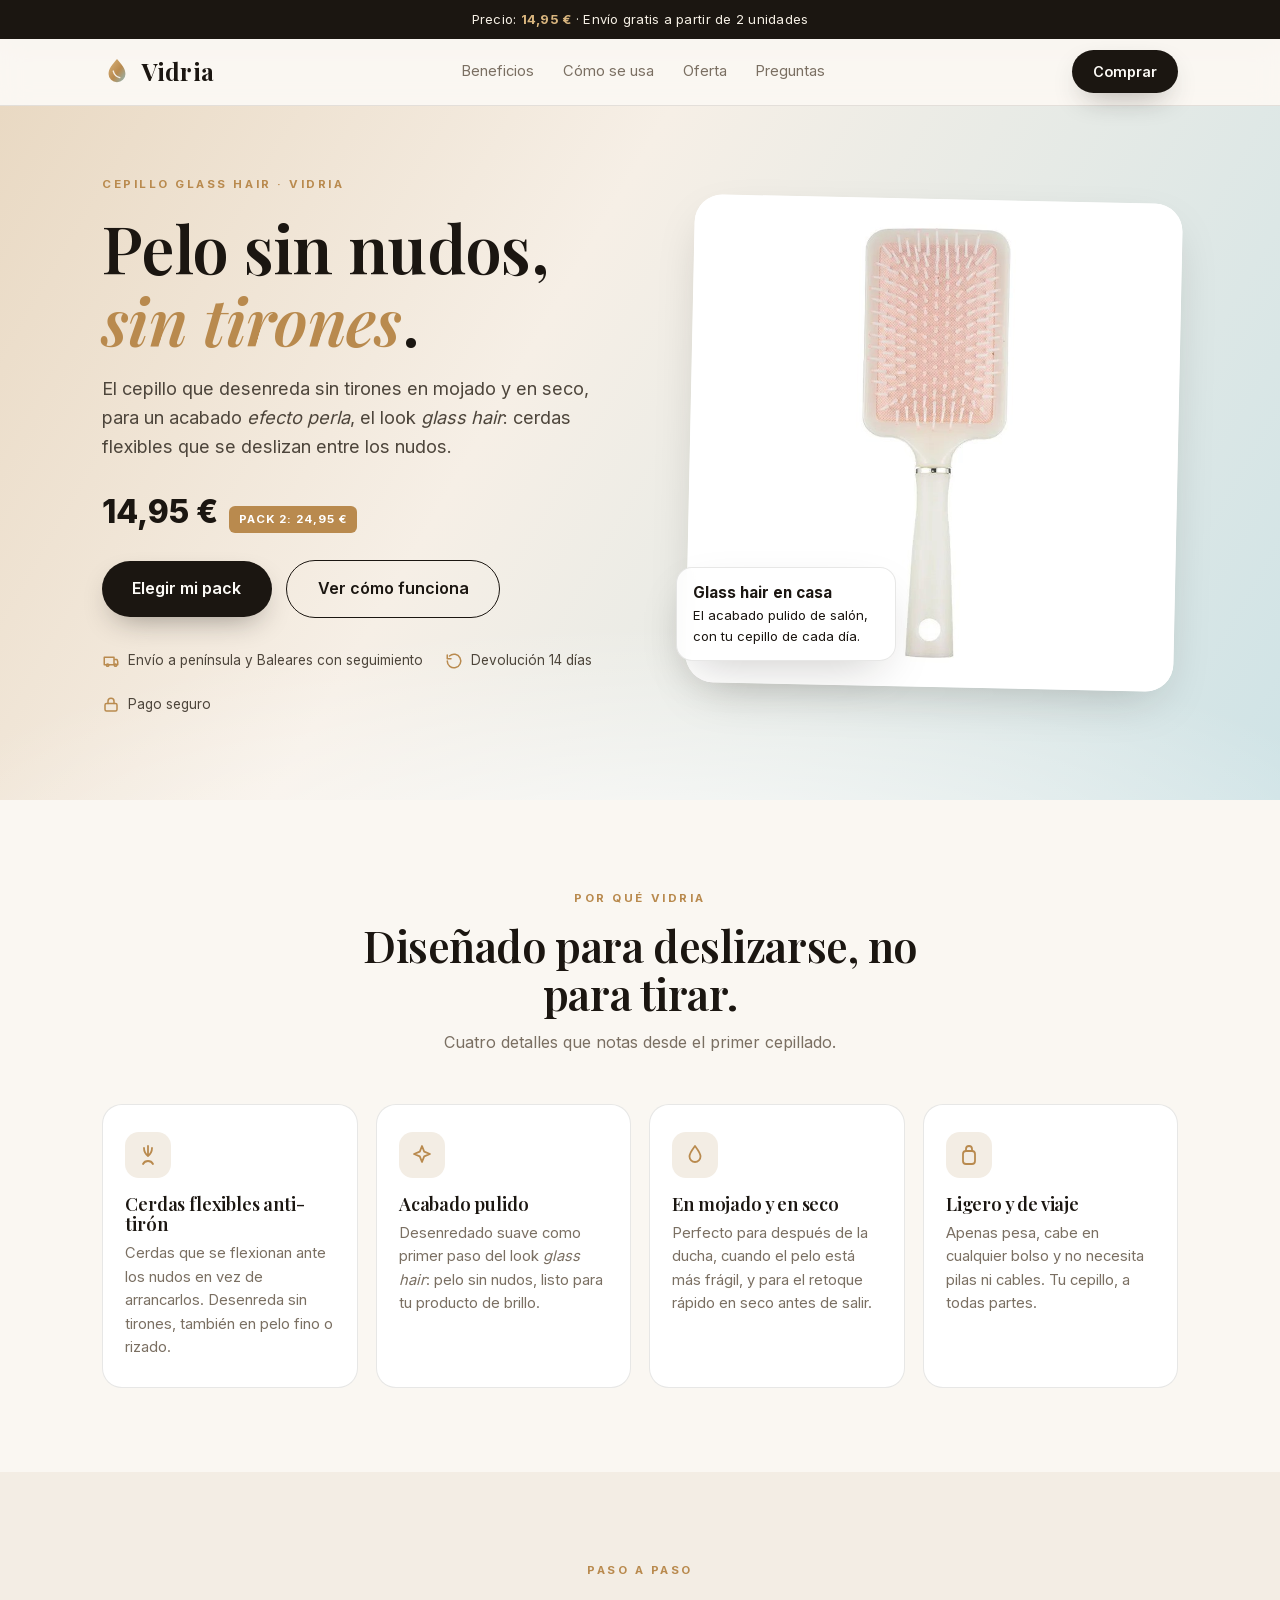
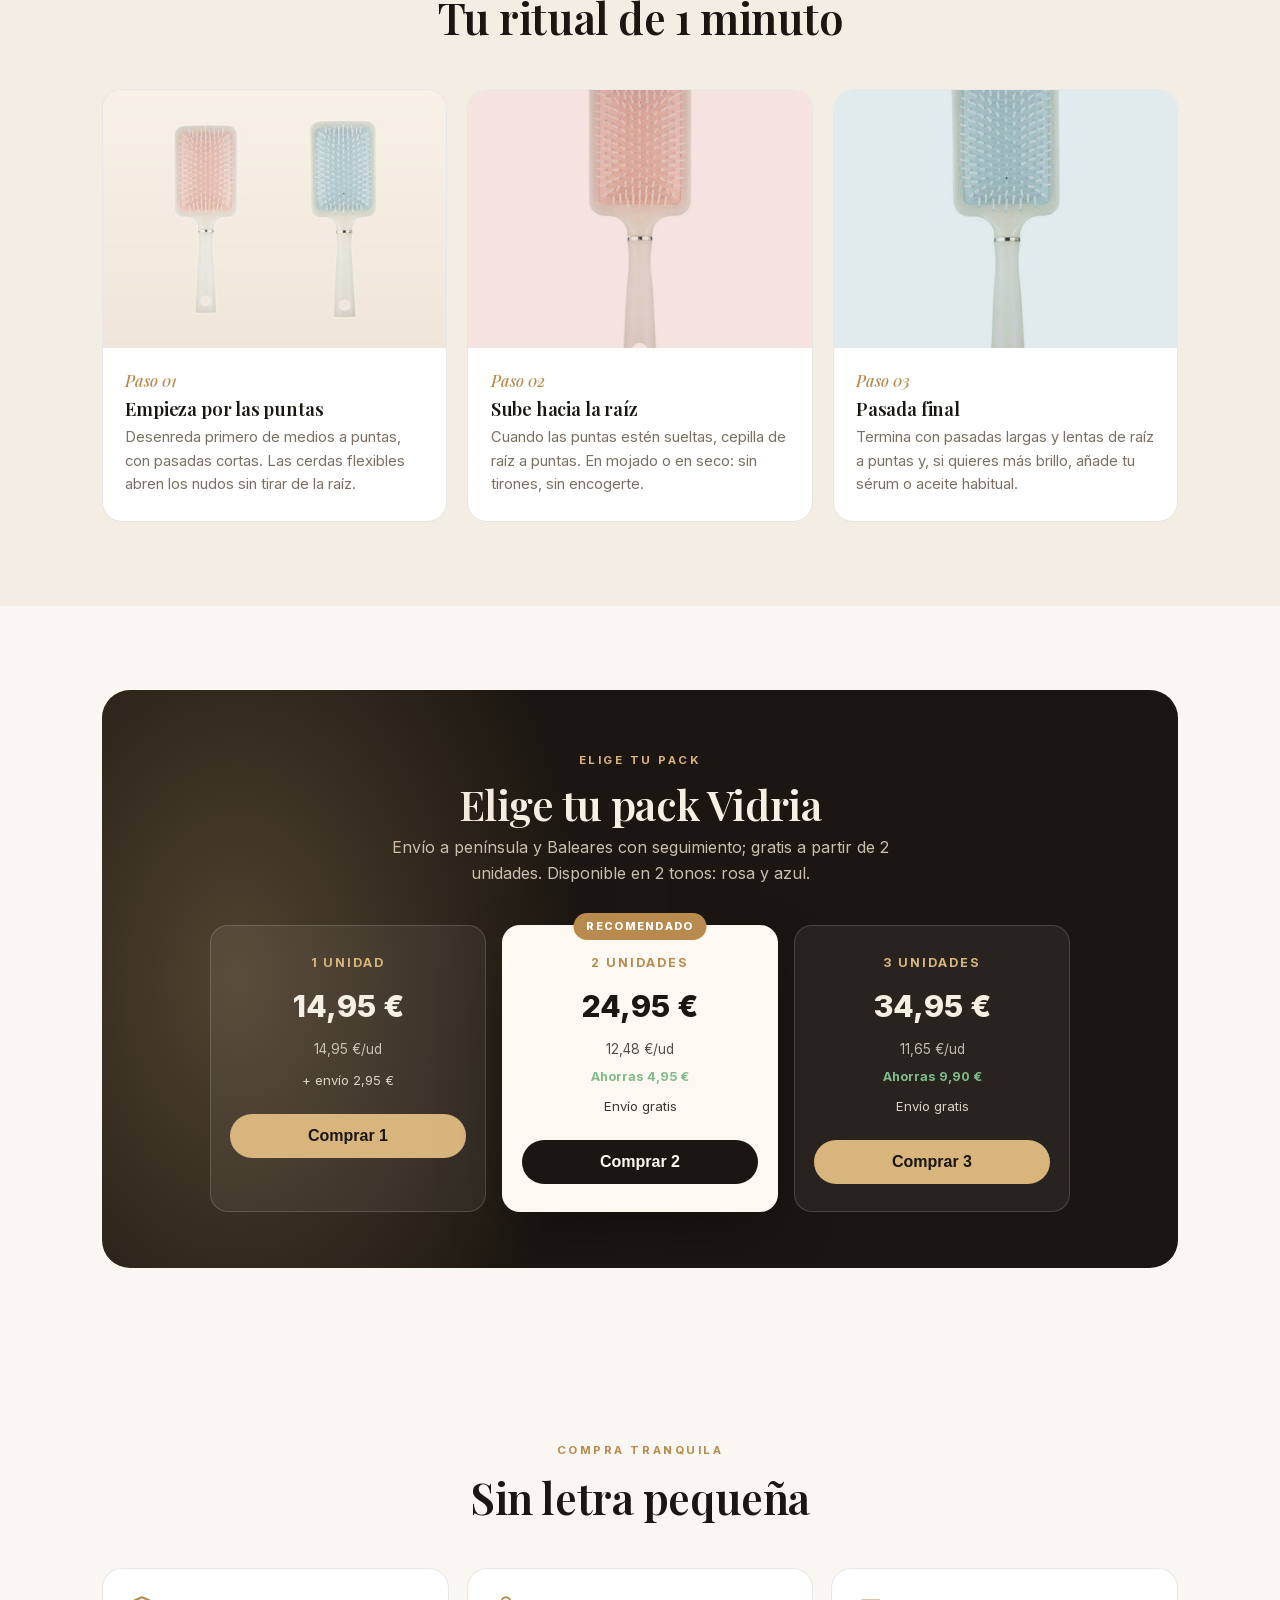
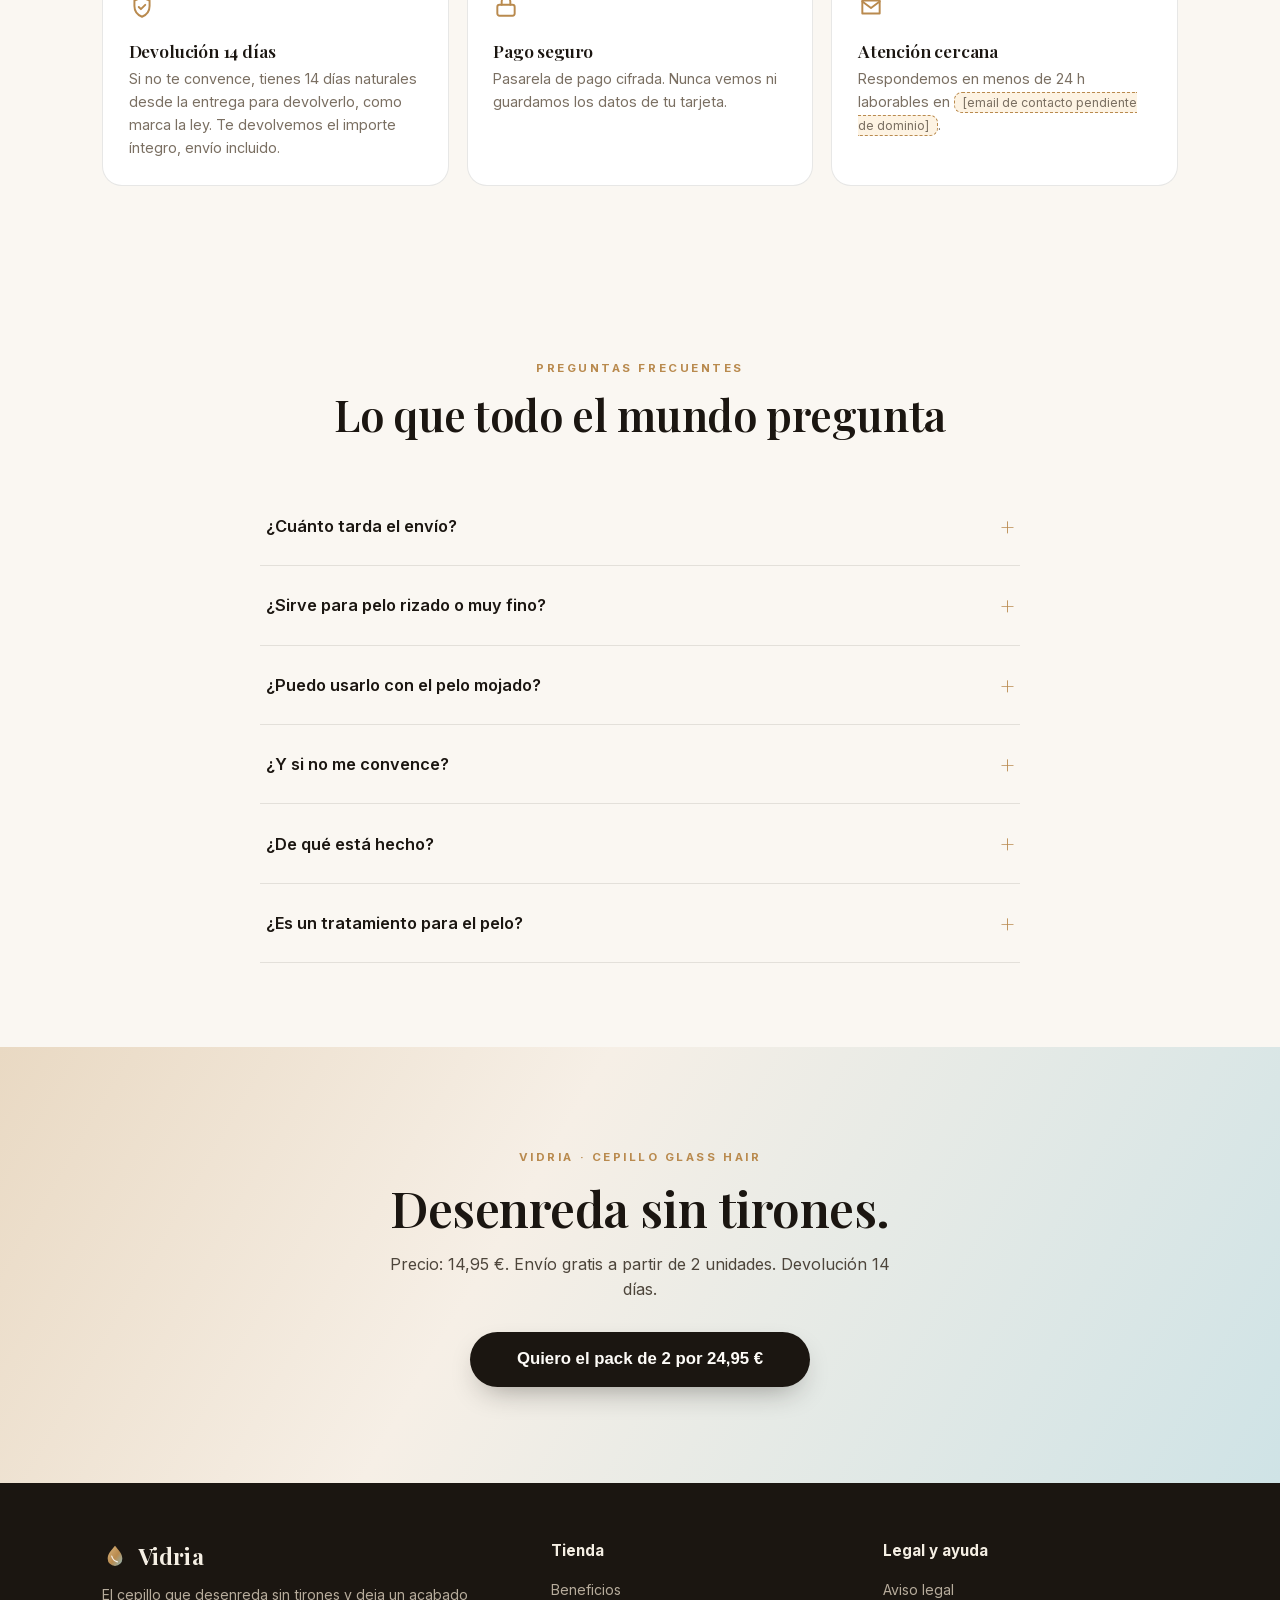
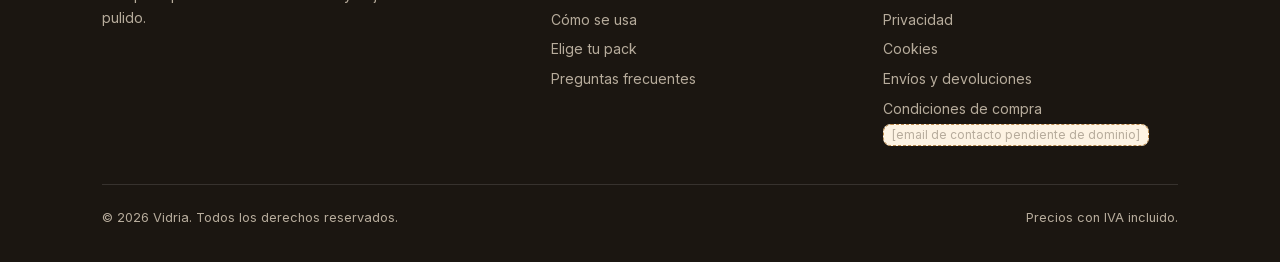
<file: index.html>
<!DOCTYPE html>
<html lang="es">
<head>
<meta charset="UTF-8">
<meta name="viewport" content="width=device-width, initial-scale=1.0">
<title>Vidria — Cepillo Glass Hair · desenreda sin tirones</title>
<meta name="description" content="El cepillo que desenreda sin tirones en mojado y en seco y deja un acabado pulido. Vidria: 14,95 €, pack 2 por 24,95 €.">
<meta property="og:title" content="Vidria — Cepillo Glass Hair">
<meta property="og:description" content="Desenreda sin tirones, en mojado y en seco. Precio: 14,95 €.">
<meta property="og:image" content="https://samuelvillamancueto-source.github.io/vidria-store/og.jpg">
<meta property="og:type" content="website">
<link rel="icon" type="image/svg+xml" href="favicon.svg">
<link rel="stylesheet" href="fonts/fonts.css">
<link rel="stylesheet" href="styles.css?v=11b">
</head>
<body>

<div class="announce">Precio: <strong>14,95 €</strong> · Envío gratis a partir de 2 unidades</div>

<header class="site">
  <div class="wrap nav">
    <a class="brand" href="#top" aria-label="Vidria inicio">
      <img src="logo.svg" alt="Vidria" width="30" height="30"> Vidria
    </a>
    <nav>
      <a href="#beneficios">Beneficios</a>
      <a href="#uso">Cómo se usa</a>
      <a href="#oferta">Oferta</a>
      <a href="#faq">Preguntas</a>
    </nav>
    <a class="btn" href="#oferta">Comprar</a>
  </div>
</header>

<main id="top">

<!-- HERO -->
<section class="hero">
  <div class="wrap">
    <div class="rv in">
      <span class="eyebrow">Cepillo Glass Hair · Vidria</span>
      <h1>Pelo sin nudos, <em>sin tirones</em>.</h1>
      <p class="lede">El cepillo que desenreda sin tirones en mojado y en seco, para un acabado <em>efecto perla</em>, el look <em>glass hair</em>: cerdas flexibles que se deslizan entre los nudos.</p>
      <div class="price">
        <span class="now">14,95 €</span>
        <span class="tag">Pack 2: 24,95 €</span>
      </div>
      <div class="hero-cta">
        <a class="btn" href="#oferta">Elegir mi pack</a>
        <a class="btn ghost" href="#uso">Ver cómo funciona</a>
      </div>
      <div class="trustrow">
        <div><svg viewBox="0 0 24 24" fill="none" stroke="#b98a4e" stroke-width="2" stroke-linecap="round" stroke-linejoin="round"><path d="M3 7h13v10H3zM16 10h4l1 3v4h-5z"/><circle cx="7.5" cy="17.5" r="1.6"/><circle cx="18" cy="17.5" r="1.6"/></svg>Envío a península y Baleares con seguimiento</div>
        <div><svg viewBox="0 0 24 24" fill="none" stroke="#b98a4e" stroke-width="2" stroke-linecap="round" stroke-linejoin="round"><path d="M3 12a9 9 0 1 0 3-6.7M3 4v5h5"/></svg>Devolución 14 días</div>
        <div><svg viewBox="0 0 24 24" fill="none" stroke="#b98a4e" stroke-width="2" stroke-linecap="round" stroke-linejoin="round"><rect x="4" y="10" width="16" height="10" rx="2"/><path d="M8 10V7a4 4 0 0 1 8 0v3"/></svg>Pago seguro</div>
      </div>
    </div>
    <div class="hero-fig rv in">
      <div class="frame"><img src="hero.jpg" alt="Cepillo desenredante Vidria" width="880" height="880"></div>
      <div class="badge-float"><strong>Glass hair en casa</strong>El acabado pulido de salón, con tu cepillo de cada día.</div>
    </div>
  </div>
</section>

<!-- PRESS -->

<!-- BENEFICIOS -->
<section id="beneficios">
  <div class="wrap">
    <div class="sec-head rv">
      <span class="eyebrow">Por qué Vidria</span>
      <h2>Diseñado para deslizarse, no para tirar.</h2>
      <p>Cuatro detalles que notas desde el primer cepillado.</p>
    </div>
    <div class="grid4">
      <div class="bene rv">
        <div class="ic"><svg viewBox="0 0 24 24" fill="none" stroke="#b98a4e" stroke-width="1.8" stroke-linecap="round"><path d="M12 3v10M8 5c0 4 1.5 6 4 8M16 5c0 4-1.5 6-4 8M7 21c2-4 8-4 10 0"/></svg></div>
        <h3>Cerdas flexibles anti-tirón</h3>
        <p>Cerdas que se flexionan ante los nudos en vez de arrancarlos. Desenreda sin tirones, también en pelo fino o rizado.</p>
      </div>
      <div class="bene rv">
        <div class="ic"><svg viewBox="0 0 24 24" fill="none" stroke="#b98a4e" stroke-width="1.8" stroke-linecap="round" stroke-linejoin="round"><path d="M12 3l2.2 5.6L20 11l-5.8 2.4L12 19l-2.2-5.6L4 11l5.8-2.4z"/></svg></div>
        <h3>Acabado pulido</h3>
        <p>Desenredado suave como primer paso del look <em>glass hair</em>: pelo sin nudos, listo para tu producto de brillo.</p>
      </div>
      <div class="bene rv">
        <div class="ic"><svg viewBox="0 0 24 24" fill="none" stroke="#b98a4e" stroke-width="1.8" stroke-linecap="round" stroke-linejoin="round"><path d="M12 3c3 4 5.5 7 5.5 10.5a5.5 5.5 0 1 1-11 0C6.5 10 9 7 12 3z"/></svg></div>
        <h3>En mojado y en seco</h3>
        <p>Perfecto para después de la ducha, cuando el pelo está más frágil, y para el retoque rápido en seco antes de salir.</p>
      </div>
      <div class="bene rv">
        <div class="ic"><svg viewBox="0 0 24 24" fill="none" stroke="#b98a4e" stroke-width="1.8" stroke-linecap="round" stroke-linejoin="round"><rect x="6" y="8" width="12" height="13" rx="3"/><path d="M9 8V6a3 3 0 0 1 6 0v2"/></svg></div>
        <h3>Ligero y de viaje</h3>
        <p>Apenas pesa, cabe en cualquier bolso y no necesita pilas ni cables. Tu cepillo, a todas partes.</p>
      </div>
    </div>
  </div>
</section>

<!-- CÓMO SE USA -->
<section id="uso" class="how">
  <div class="wrap">
    <div class="sec-head rv">
      <span class="eyebrow">Paso a paso</span>
      <h2>Tu ritual de 1 minuto</h2>
    </div>
    <div class="steps">
      <div class="step rv">
        <img src="paso-1.jpg" alt="Paso 1: empezar por las puntas" loading="lazy">
        <div class="t"><span class="n">Paso 01</span><h3>Empieza por las puntas</h3><p>Desenreda primero de medios a puntas, con pasadas cortas. Las cerdas flexibles abren los nudos sin tirar de la raíz.</p></div>
      </div>
      <div class="step rv">
        <img src="paso-2.jpg" alt="Paso 2: subir hacia la raíz" loading="lazy">
        <div class="t"><span class="n">Paso 02</span><h3>Sube hacia la raíz</h3><p>Cuando las puntas estén sueltas, cepilla de raíz a puntas. En mojado o en seco: sin tirones, sin encogerte.</p></div>
      </div>
      <div class="step rv">
        <img src="paso-3.jpg" alt="Paso 3: pasada final de brillo" loading="lazy">
        <div class="t"><span class="n">Paso 03</span><h3>Pasada final</h3><p>Termina con pasadas largas y lentas de raíz a puntas y, si quieres más brillo, añade tu sérum o aceite habitual.</p></div>
      </div>
    </div>
  </div>
</section>

<!-- OFERTA -->
<section id="oferta" class="offer">
  <div class="wrap">
    <div class="panel rv">
      <span class="eyebrow" style="color:var(--gold2)">Elige tu pack</span>
      <h2>Elige tu pack Vidria</h2>
      <p class="sub">Envío a península y Baleares con seguimiento; gratis a partir de 2 unidades. Disponible en 2 tonos: rosa y azul.</p>
      <div class="packs">
        <div class="pack">
          <span class="qty">1 unidad</span>
          <span class="p">14,95 €</span>
          <span class="per">14,95 €/ud</span>
          <span class="ship">+ envío 2,95 €</span>
          <button class="btn" data-buy="1 unidad — 14,95 € + 2,95 € envío">Comprar 1</button>
        </div>
        <div class="pack star">
          <span class="flag">Recomendado</span>
          <span class="qty">2 unidades</span>
          <span class="p">24,95 €</span>
          <span class="per">12,48 €/ud</span>
          <span class="save">Ahorras 4,95 €</span>
          <span class="ship">Envío gratis</span>
          <button class="btn" data-buy="2 unidades — 24,95 € con envío gratis">Comprar 2</button>
        </div>
        <div class="pack">
          <span class="qty">3 unidades</span>
          <span class="p">34,95 €</span>
          <span class="per">11,65 €/ud</span>
          <span class="save">Ahorras 9,90 €</span>
          <span class="ship">Envío gratis</span>
          <button class="btn" data-buy="3 unidades — 34,95 € con envío gratis">Comprar 3</button>
        </div>
      </div>
    </div>
  </div>
</section>

<!-- GARANTÍAS -->
<section class="guar">
  <div class="wrap">
    <div class="sec-head rv">
      <span class="eyebrow">Compra tranquila</span>
      <h2>Sin letra pequeña</h2>
    </div>
    <div class="gcard rv">
      <svg viewBox="0 0 24 24" fill="none" stroke="#b98a4e" stroke-width="1.8" stroke-linecap="round" stroke-linejoin="round"><path d="M12 3l7 3v5c0 5-3.2 8.4-7 10-3.8-1.6-7-5-7-10V6z"/><path d="M9 12l2 2 4-4"/></svg>
      <h3>Devolución 14 días</h3>
      <p>Si no te convence, tienes 14 días naturales desde la entrega para devolverlo, como marca la ley. Te devolvemos el importe íntegro, envío incluido.</p>
    </div>
    <div class="gcard rv">
      <svg viewBox="0 0 24 24" fill="none" stroke="#b98a4e" stroke-width="1.8" stroke-linecap="round" stroke-linejoin="round"><rect x="4" y="10" width="16" height="10" rx="2"/><path d="M8 10V7a4 4 0 0 1 8 0v3"/></svg>
      <h3>Pago seguro</h3>
      <p>Pasarela de pago cifrada. Nunca vemos ni guardamos los datos de tu tarjeta.</p>
    </div>
    <div class="gcard rv">
      <svg viewBox="0 0 24 24" fill="none" stroke="#b98a4e" stroke-width="1.8" stroke-linecap="round" stroke-linejoin="round"><path d="M4 6h16v12H4z"/><path d="M4 7l8 6 8-6"/></svg>
      <h3>Atención cercana</h3>
      <p>Respondemos en menos de 24 h laborables en <span class="todo-inline">[email de contacto pendiente de dominio]</span>.</p>
    </div>
  </div>
</section>

<!-- FAQ -->
<section id="faq" class="faq">
  <div class="wrap">
    <div class="sec-head rv">
      <span class="eyebrow">Preguntas frecuentes</span>
      <h2>Lo que todo el mundo pregunta</h2>
    </div>
    <details class="rv"><summary>¿Cuánto tarda el envío?</summary><p>Entre 5 y 13 días a península y Baleares (no enviamos a Canarias, Ceuta ni Melilla). Recibirás el número de seguimiento por email en cuanto salga tu pedido. El envío es gratis a partir de 2 unidades; para 1 unidad, 2,95 €.</p></details>
    <details class="rv"><summary>¿Sirve para pelo rizado o muy fino?</summary><p>Sí. Las cerdas flexibles están pensadas para desenredar sin tirones en todo tipo de pelo: liso, ondulado, rizado, fino o grueso. En rizos muy cerrados recomendamos usarlo en mojado con tu acondicionador habitual.</p></details>
    <details class="rv"><summary>¿Puedo usarlo con el pelo mojado?</summary><p>Sí, es uno de sus puntos fuertes. El pelo mojado es más frágil, y las cerdas flexibles se flexionan ante los nudos en lugar de tirar. Ideal para después de la ducha.</p></details>
    <details class="rv"><summary>¿Y si no me convence?</summary><p>Tienes 14 días naturales desde la entrega para devolverlo y recuperar el importe íntegro, incluido el envío inicial. Escríbenos a <span class="todo-inline">[email de contacto pendiente de dominio]</span> y te indicamos los pasos. Consulta la página de <a href="devoluciones.html">devoluciones</a>.</p></details>
    <details class="rv"><summary>¿De qué está hecho?</summary><p>Cuerpo de material sintético ligero con acabado pulido y cerdas flexibles. Sin pilas, sin cables, sin complicaciones.</p></details>
    <details class="rv"><summary>¿Es un tratamiento para el pelo?</summary><p>No. Vidria es un cepillo: desenreda sin tirones y ayuda a conseguir un acabado pulido y brillante al peinar. No es un tratamiento capilar ni sustituye a tus productos de cuidado habitual.</p></details>
  </div>
</section>

<!-- CTA FINAL -->
<section class="final">
  <div class="wrap rv">
    <span class="eyebrow">Vidria · Cepillo Glass Hair</span>
    <h2>Desenreda sin tirones.</h2>
    <p>Precio: 14,95 €. Envío gratis a partir de 2 unidades. Devolución 14 días.</p>
    <button class="btn big" style="max-width:340px" data-buy="2 unidades — 24,95 € con envío gratis">Quiero el pack de 2 por 24,95 €</button>
  </div>
</section>

</main>

<footer>
  <div class="wrap">
    <div class="cols">
      <div>
        <div class="brand"><img src="logo.svg" alt="" width="26" height="26" style="vertical-align:-4px"> Vidria</div>
        <p>El cepillo que desenreda sin tirones y deja un acabado pulido.</p>
      </div>
      <div>
        <h4>Tienda</h4>
        <a href="#beneficios">Beneficios</a>
        <a href="#uso">Cómo se usa</a>
        <a href="#oferta">Elige tu pack</a>
        <a href="#faq">Preguntas frecuentes</a>
      </div>
      <div>
        <h4>Legal y ayuda</h4>
        <a href="aviso-legal.html">Aviso legal</a>
        <a href="privacidad.html">Privacidad</a>
        <a href="cookies.html">Cookies</a>
        <a href="devoluciones.html">Envíos y devoluciones</a>
        <a href="condiciones-de-compra.html">Condiciones de compra</a>
        <span class="todo-inline">[email de contacto pendiente de dominio]</span>
      </div>
    </div>
    <div class="legal">
      <span>© 2026 Vidria. Todos los derechos reservados.</span>
      <span>Precios con IVA incluido.</span>
    </div>
  </div>
</footer>

<!-- MODAL PAGO -->
<div class="modal" id="modal-pago" role="dialog" aria-modal="true" aria-labelledby="modal-t">
  <div class="box">
    <h3 id="modal-t">Estamos activando el pago</h3>
    <p>Has elegido: <strong id="modal-pack"></strong>.<br>La pasarela de pago seguro se activa en breve. Si quieres que te avisemos en cuanto esté lista, escríbenos a <span class="todo-inline">[email de contacto pendiente de dominio]</span> y te avisamos en cuanto puedas comprar.</p>
    <button class="btn" id="modal-close">Entendido</button>
  </div>
</div>

<script src="main.js"></script>
</body>
</html>
</file>
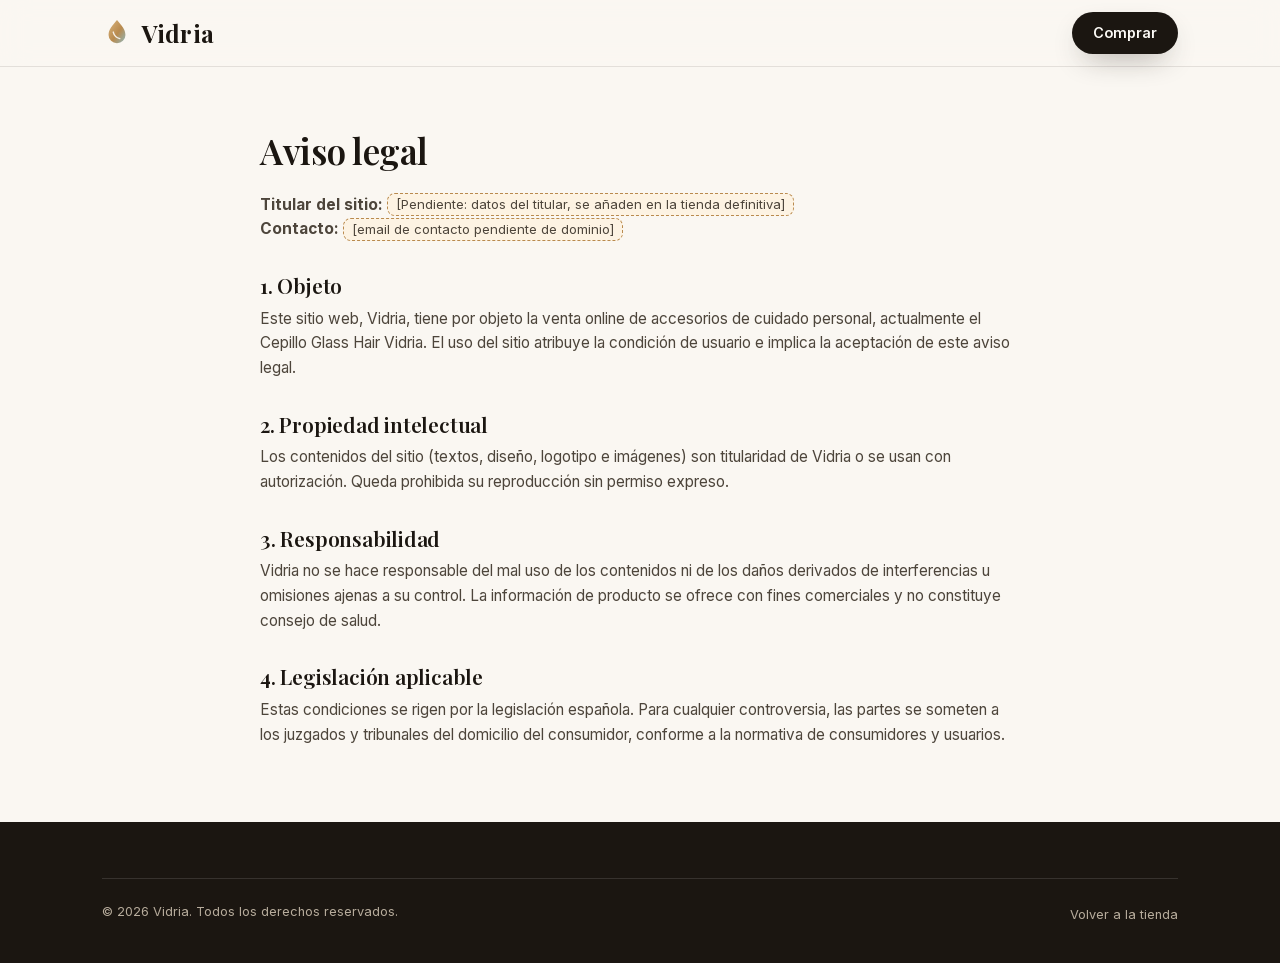
<file: aviso-legal.html>
<!DOCTYPE html>
<html lang="es">
<head>
<meta charset="UTF-8">
<meta name="viewport" content="width=device-width, initial-scale=1.0">
<title>Aviso legal — Vidria</title>
<link rel="icon" type="image/svg+xml" href="favicon.svg">
<link rel="stylesheet" href="fonts/fonts.css">
<link rel="stylesheet" href="styles.css?v=11b">
</head>
<body>
<header class="site"><div class="wrap nav"><a class="brand" href="index.html"><img src="logo.svg" alt="Vidria" width="30" height="30"> Vidria</a><nav></nav><a class="btn" href="index.html#oferta">Comprar</a></div></header>
<main class="legaldoc wrap">
<h1>Aviso legal</h1>
<p><strong>Titular del sitio:</strong> <span class="todo-inline">[Pendiente: datos del titular, se añaden en la tienda definitiva]</span><br>
<strong>Contacto:</strong> <span class="todo-inline">[email de contacto pendiente de dominio]</span></p>
<h2>1. Objeto</h2>
<p>Este sitio web, Vidria, tiene por objeto la venta online de accesorios de cuidado personal, actualmente el Cepillo Glass Hair Vidria. El uso del sitio atribuye la condición de usuario e implica la aceptación de este aviso legal.</p>
<h2>2. Propiedad intelectual</h2>
<p>Los contenidos del sitio (textos, diseño, logotipo e imágenes) son titularidad de Vidria o se usan con autorización. Queda prohibida su reproducción sin permiso expreso.</p>
<h2>3. Responsabilidad</h2>
<p>Vidria no se hace responsable del mal uso de los contenidos ni de los daños derivados de interferencias u omisiones ajenas a su control. La información de producto se ofrece con fines comerciales y no constituye consejo de salud.</p>
<h2>4. Legislación aplicable</h2>
<p>Estas condiciones se rigen por la legislación española. Para cualquier controversia, las partes se someten a los juzgados y tribunales del domicilio del consumidor, conforme a la normativa de consumidores y usuarios.</p>
</main>
<footer><div class="wrap"><div class="legal"><span>© 2026 Vidria. Todos los derechos reservados.</span><span><a href="index.html">Volver a la tienda</a></span></div></div></footer>
</body>
</html>
</file>
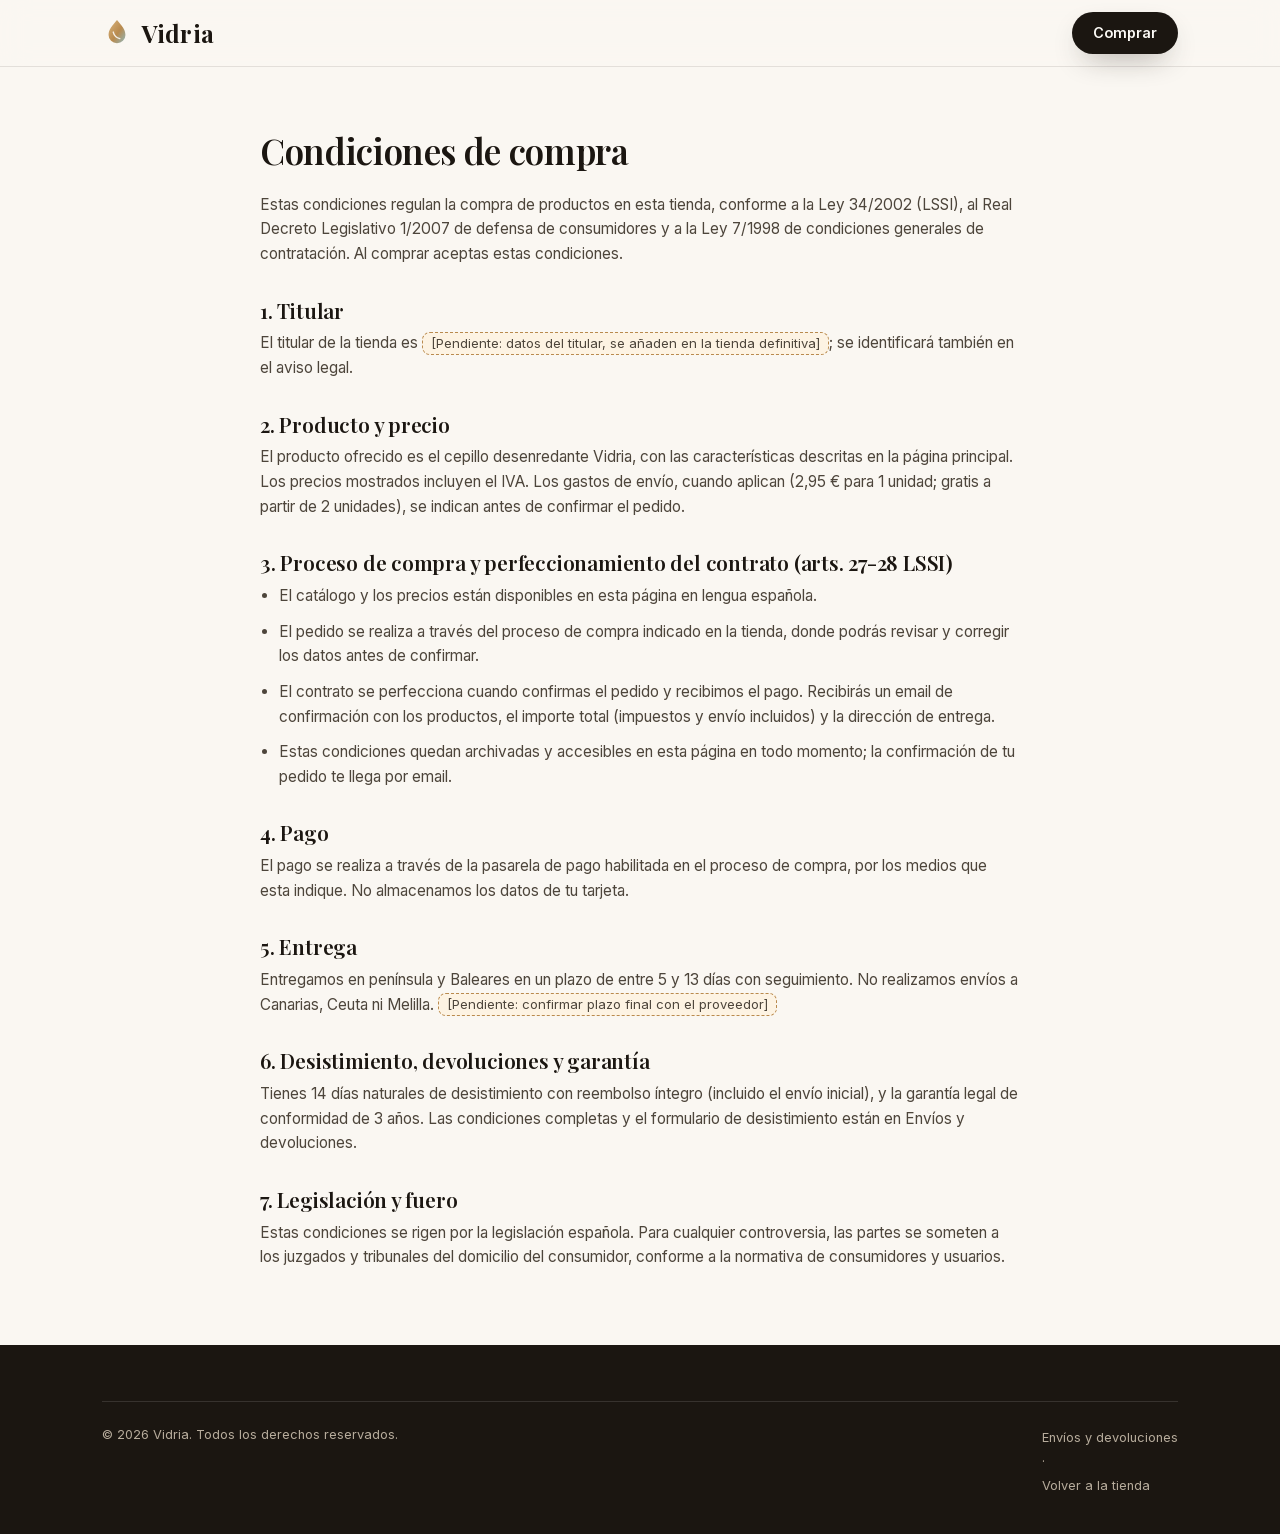
<file: condiciones-de-compra.html>
<!DOCTYPE html>
<html lang="es">
<head>
<meta charset="UTF-8">
<meta name="viewport" content="width=device-width, initial-scale=1.0">
<title>Condiciones de compra — Vidria</title>
<link rel="icon" type="image/svg+xml" href="favicon.svg">
<link rel="stylesheet" href="fonts/fonts.css">
<link rel="stylesheet" href="styles.css?v=11b">
</head>
<body>
<header class="site"><div class="wrap nav"><a class="brand" href="index.html"><img src="logo.svg" alt="Vidria" width="30" height="30"> Vidria</a><nav></nav><a class="btn" href="index.html#oferta">Comprar</a></div></header>
<main class="legaldoc wrap">
<h1>Condiciones de compra</h1>
<p>Estas condiciones regulan la compra de productos en esta tienda, conforme a la Ley 34/2002 (LSSI), al Real Decreto Legislativo 1/2007 de defensa de consumidores y a la Ley 7/1998 de condiciones generales de contratación. Al comprar aceptas estas condiciones.</p>
<h2>1. Titular</h2>
<p>El titular de la tienda es <span class="todo-inline">[Pendiente: datos del titular, se añaden en la tienda definitiva]</span>; se identificará también en el <a href="aviso-legal.html">aviso legal</a>.</p>
<h2>2. Producto y precio</h2>
<p>El producto ofrecido es el cepillo desenredante Vidria, con las características descritas en la página principal. Los precios mostrados incluyen el IVA. Los gastos de envío, cuando aplican (2,95 € para 1 unidad; gratis a partir de 2 unidades), se indican antes de confirmar el pedido.</p>
<h2>3. Proceso de compra y perfeccionamiento del contrato (arts. 27-28 LSSI)</h2>
<ul>
<li>El catálogo y los precios están disponibles en esta página en lengua española.</li>
<li>El pedido se realiza a través del proceso de compra indicado en la tienda, donde podrás revisar y corregir los datos antes de confirmar.</li>
<li>El contrato se perfecciona cuando confirmas el pedido y recibimos el pago. Recibirás un email de confirmación con los productos, el importe total (impuestos y envío incluidos) y la dirección de entrega.</li>
<li>Estas condiciones quedan archivadas y accesibles en esta página en todo momento; la confirmación de tu pedido te llega por email.</li>
</ul>
<h2>4. Pago</h2>
<p>El pago se realiza a través de la pasarela de pago habilitada en el proceso de compra, por los medios que esta indique. No almacenamos los datos de tu tarjeta.</p>
<h2>5. Entrega</h2>
<p>Entregamos en península y Baleares en un plazo de entre 5 y 13 días con seguimiento. No realizamos envíos a Canarias, Ceuta ni Melilla. <span class="todo-inline">[Pendiente: confirmar plazo final con el proveedor]</span></p>
<h2>6. Desistimiento, devoluciones y garantía</h2>
<p>Tienes 14 días naturales de desistimiento con reembolso íntegro (incluido el envío inicial), y la garantía legal de conformidad de 3 años. Las condiciones completas y el formulario de desistimiento están en <a href="devoluciones.html">Envíos y devoluciones</a>.</p>
<h2>7. Legislación y fuero</h2>
<p>Estas condiciones se rigen por la legislación española. Para cualquier controversia, las partes se someten a los juzgados y tribunales del domicilio del consumidor, conforme a la normativa de consumidores y usuarios.</p>
</main>
<footer><div class="wrap"><div class="legal"><span>© 2026 Vidria. Todos los derechos reservados.</span><span><a href="devoluciones.html">Envíos y devoluciones</a> · <a href="index.html">Volver a la tienda</a></span></div></div></footer>
</body>
</html>
</file>
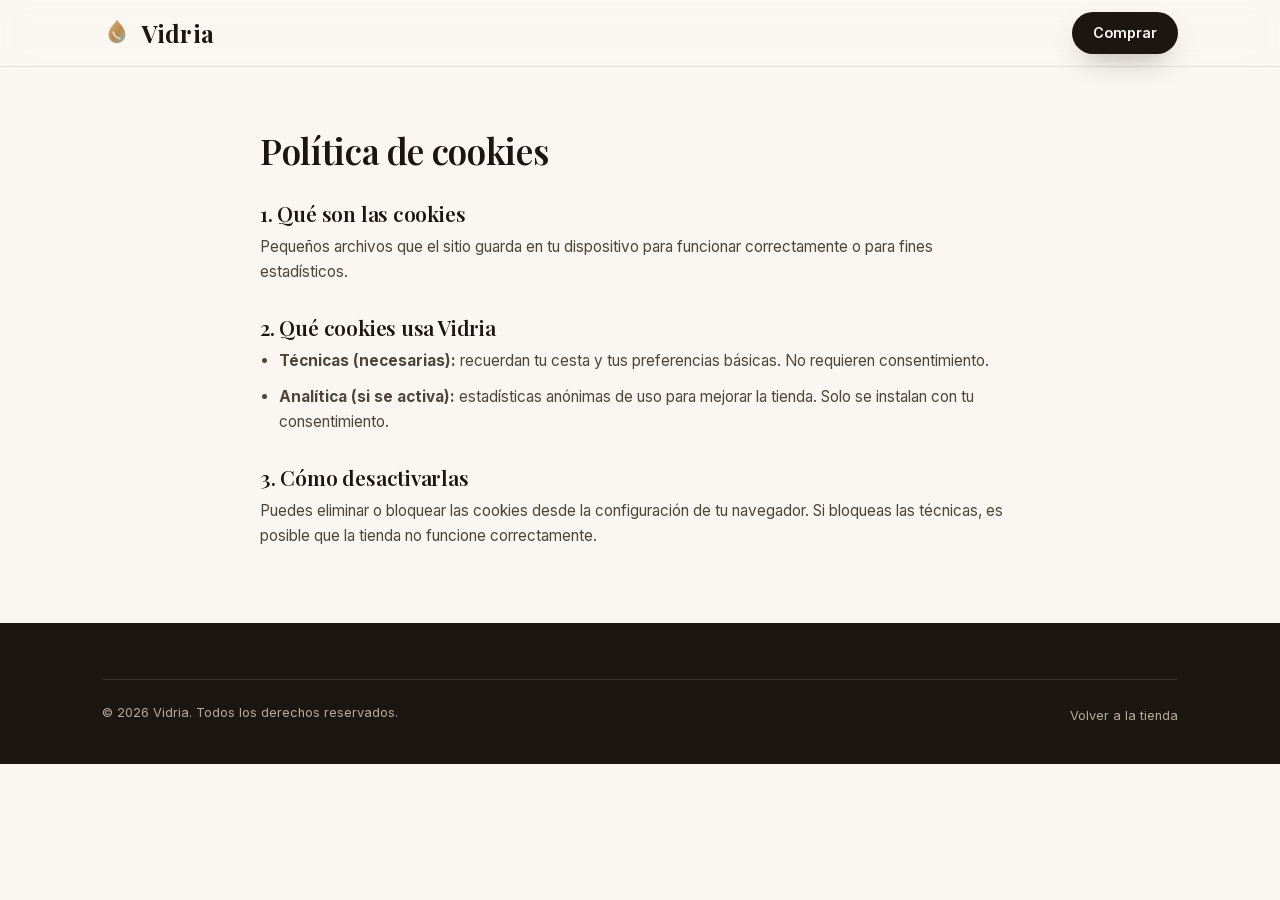
<file: cookies.html>
<!DOCTYPE html>
<html lang="es">
<head>
<meta charset="UTF-8">
<meta name="viewport" content="width=device-width, initial-scale=1.0">
<title>Política de cookies — Vidria</title>
<link rel="icon" type="image/svg+xml" href="favicon.svg">
<link rel="stylesheet" href="fonts/fonts.css">
<link rel="stylesheet" href="styles.css?v=11b">
</head>
<body>
<header class="site"><div class="wrap nav"><a class="brand" href="index.html"><img src="logo.svg" alt="Vidria" width="30" height="30"> Vidria</a><nav></nav><a class="btn" href="index.html#oferta">Comprar</a></div></header>
<main class="legaldoc wrap">
<h1>Política de cookies</h1>
<h2>1. Qué son las cookies</h2>
<p>Pequeños archivos que el sitio guarda en tu dispositivo para funcionar correctamente o para fines estadísticos.</p>
<h2>2. Qué cookies usa Vidria</h2>
<ul>
<li><strong>Técnicas (necesarias):</strong> recuerdan tu cesta y tus preferencias básicas. No requieren consentimiento.</li>
<li><strong>Analítica (si se activa):</strong> estadísticas anónimas de uso para mejorar la tienda. Solo se instalan con tu consentimiento.</li>
</ul>
<h2>3. Cómo desactivarlas</h2>
<p>Puedes eliminar o bloquear las cookies desde la configuración de tu navegador. Si bloqueas las técnicas, es posible que la tienda no funcione correctamente.</p>
</main>
<footer><div class="wrap"><div class="legal"><span>© 2026 Vidria. Todos los derechos reservados.</span><span><a href="index.html">Volver a la tienda</a></span></div></div></footer>
</body>
</html>
</file>
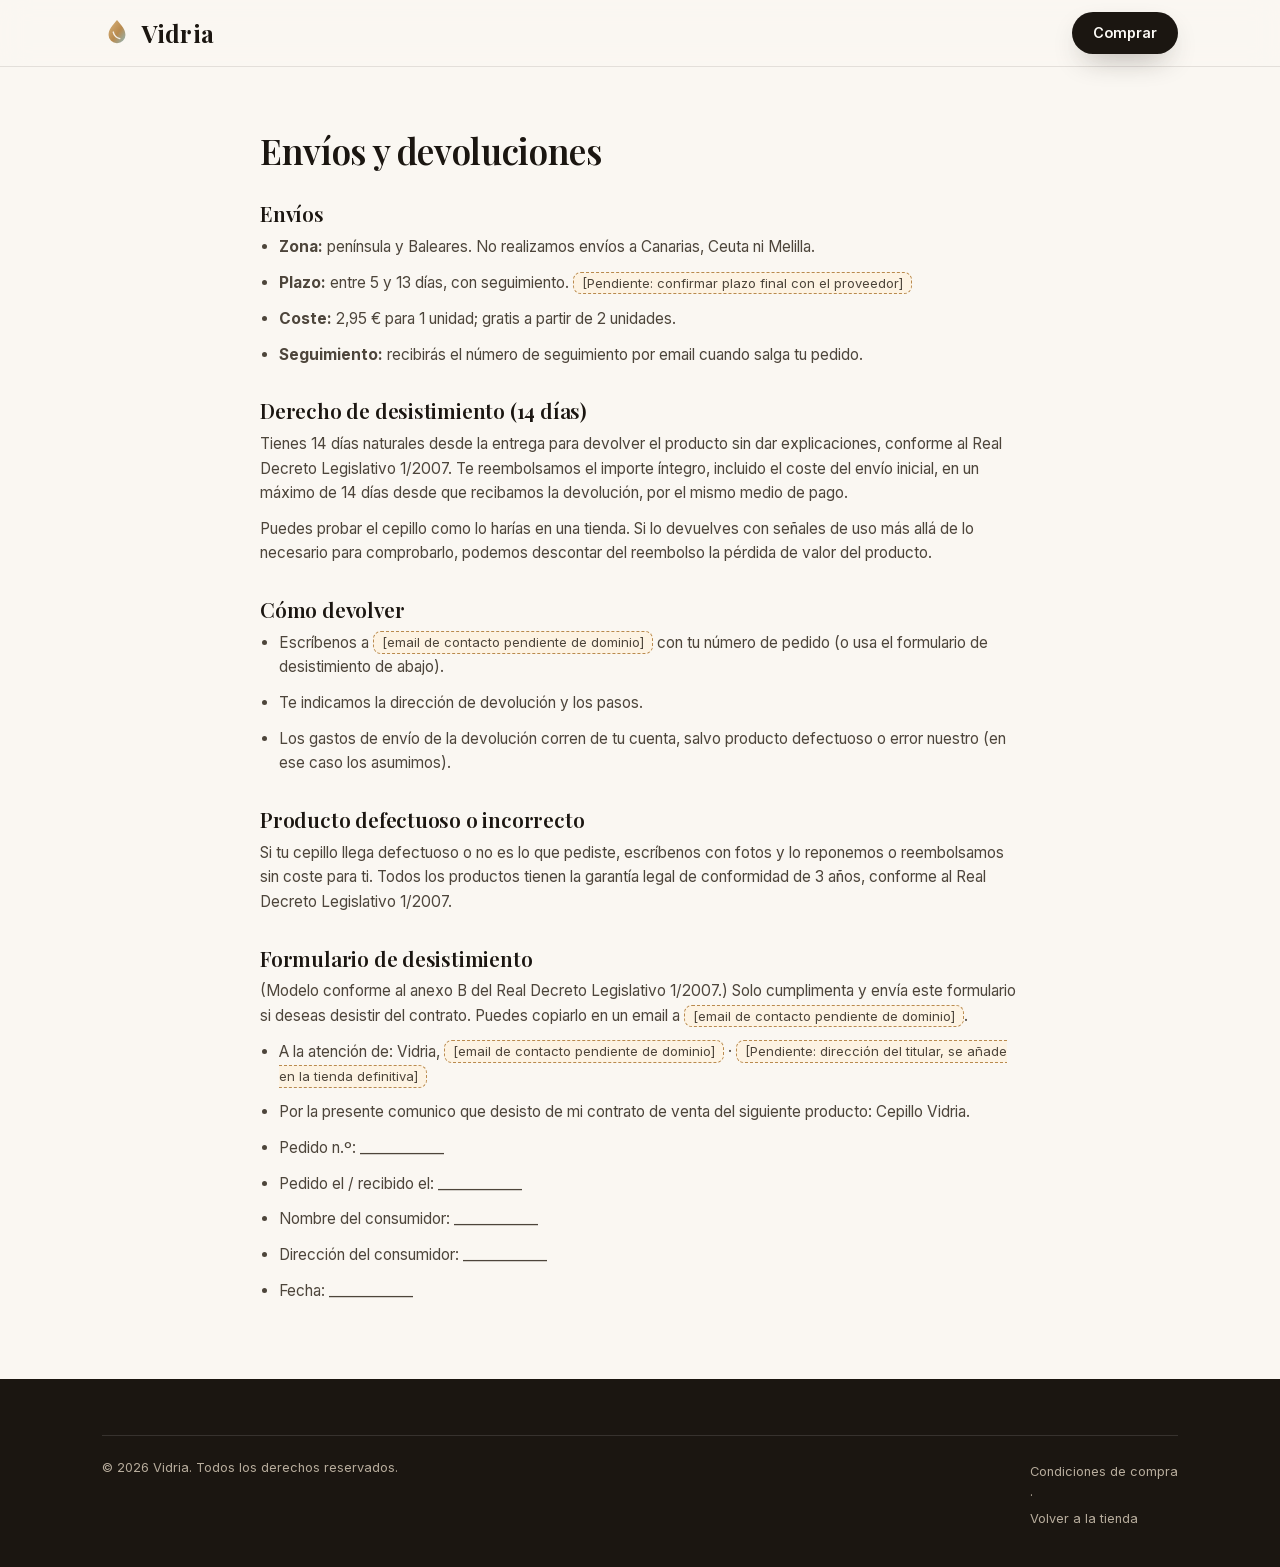
<file: devoluciones.html>
<!DOCTYPE html>
<html lang="es">
<head>
<meta charset="UTF-8">
<meta name="viewport" content="width=device-width, initial-scale=1.0">
<title>Envíos y devoluciones — Vidria</title>
<link rel="icon" type="image/svg+xml" href="favicon.svg">
<link rel="stylesheet" href="fonts/fonts.css">
<link rel="stylesheet" href="styles.css?v=11b">
</head>
<body>
<header class="site"><div class="wrap nav"><a class="brand" href="index.html"><img src="logo.svg" alt="Vidria" width="30" height="30"> Vidria</a><nav></nav><a class="btn" href="index.html#oferta">Comprar</a></div></header>
<main class="legaldoc wrap">
<h1>Envíos y devoluciones</h1>
<h2>Envíos</h2>
<ul>
<li><strong>Zona:</strong> península y Baleares. No realizamos envíos a Canarias, Ceuta ni Melilla.</li>
<li><strong>Plazo:</strong> entre 5 y 13 días, con seguimiento. <span class="todo-inline">[Pendiente: confirmar plazo final con el proveedor]</span></li>
<li><strong>Coste:</strong> 2,95 € para 1 unidad; gratis a partir de 2 unidades.</li>
<li><strong>Seguimiento:</strong> recibirás el número de seguimiento por email cuando salga tu pedido.</li>
</ul>
<h2>Derecho de desistimiento (14 días)</h2>
<p>Tienes 14 días naturales desde la entrega para devolver el producto sin dar explicaciones, conforme al Real Decreto Legislativo 1/2007. Te reembolsamos el importe íntegro, incluido el coste del envío inicial, en un máximo de 14 días desde que recibamos la devolución, por el mismo medio de pago.</p>
<p>Puedes probar el cepillo como lo harías en una tienda. Si lo devuelves con señales de uso más allá de lo necesario para comprobarlo, podemos descontar del reembolso la pérdida de valor del producto.</p>
<h2>Cómo devolver</h2>
<ul>
<li>Escríbenos a <span class="todo-inline">[email de contacto pendiente de dominio]</span> con tu número de pedido (o usa el formulario de desistimiento de abajo).</li>
<li>Te indicamos la dirección de devolución y los pasos.</li>
<li>Los gastos de envío de la devolución corren de tu cuenta, salvo producto defectuoso o error nuestro (en ese caso los asumimos).</li>
</ul>
<h2>Producto defectuoso o incorrecto</h2>
<p>Si tu cepillo llega defectuoso o no es lo que pediste, escríbenos con fotos y lo reponemos o reembolsamos sin coste para ti. Todos los productos tienen la garantía legal de conformidad de 3 años, conforme al Real Decreto Legislativo 1/2007.</p>
<h2>Formulario de desistimiento</h2>
<p>(Modelo conforme al anexo B del Real Decreto Legislativo 1/2007.) Solo cumplimenta y envía este formulario si deseas desistir del contrato. Puedes copiarlo en un email a <span class="todo-inline">[email de contacto pendiente de dominio]</span>.</p>
<ul>
<li>A la atención de: Vidria, <span class="todo-inline">[email de contacto pendiente de dominio]</span> · <span class="todo-inline">[Pendiente: dirección del titular, se añade en la tienda definitiva]</span></li>
<li>Por la presente comunico que desisto de mi contrato de venta del siguiente producto: Cepillo Vidria.</li>
<li>Pedido n.º: ____________</li>
<li>Pedido el / recibido el: ____________</li>
<li>Nombre del consumidor: ____________</li>
<li>Dirección del consumidor: ____________</li>
<li>Fecha: ____________</li>
</ul>
</main>
<footer><div class="wrap"><div class="legal"><span>© 2026 Vidria. Todos los derechos reservados.</span><span><a href="condiciones-de-compra.html">Condiciones de compra</a> · <a href="index.html">Volver a la tienda</a></span></div></div></footer>
</body>
</html>
</file>
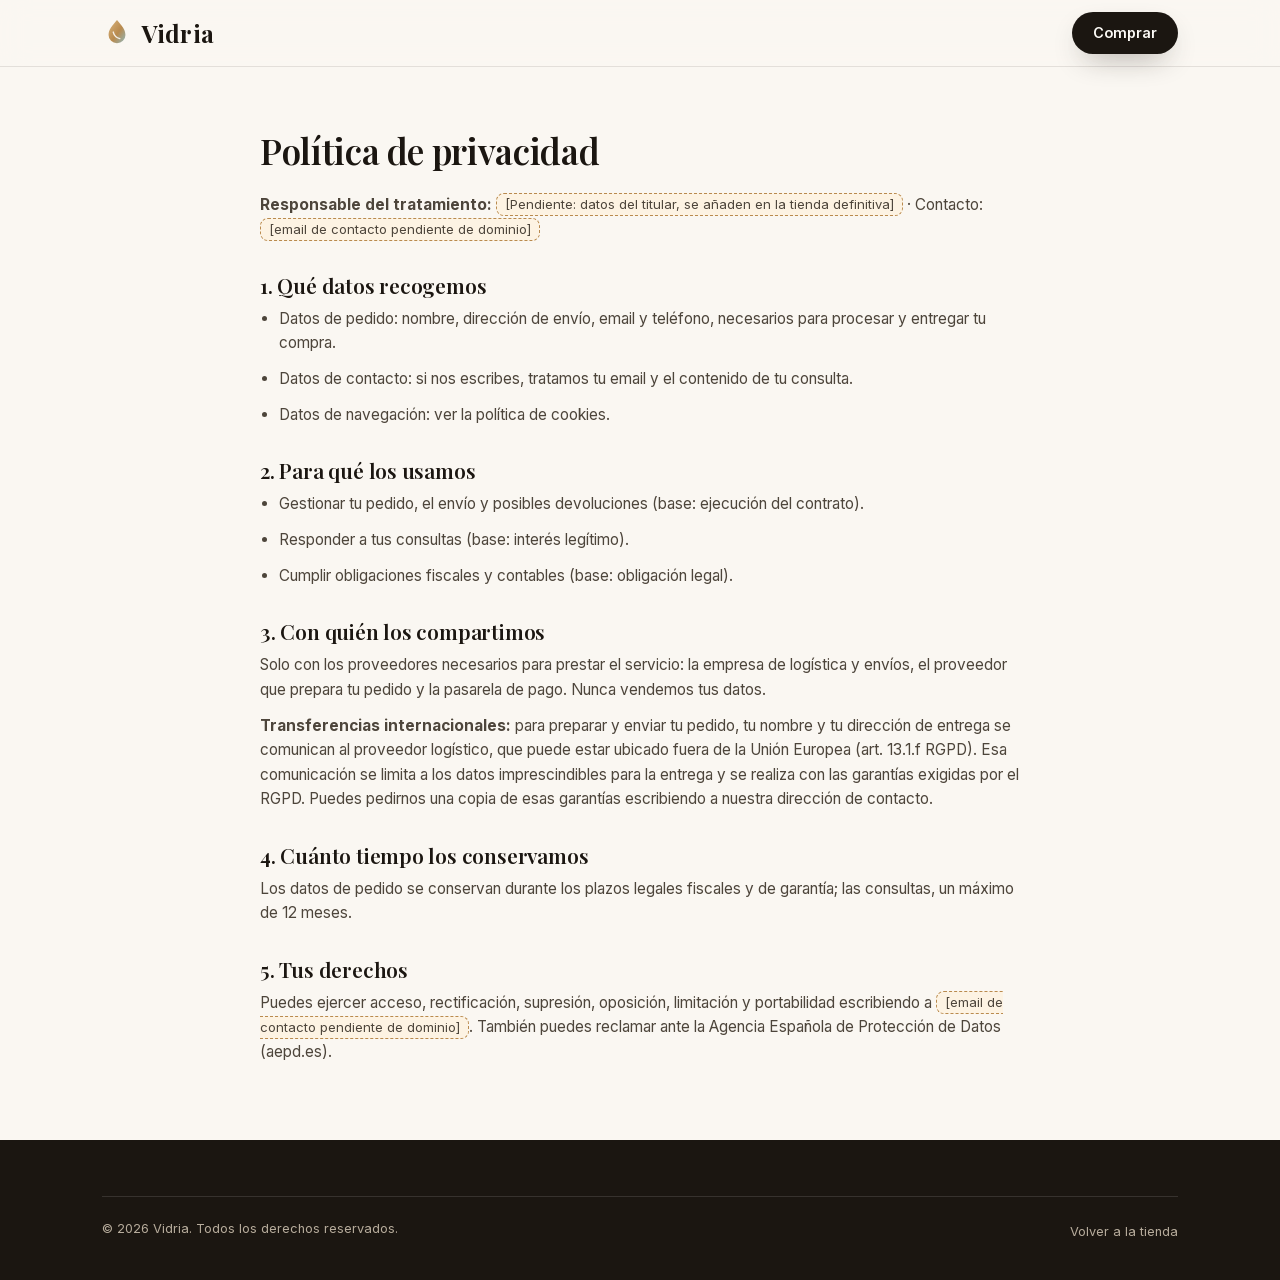
<file: privacidad.html>
<!DOCTYPE html>
<html lang="es">
<head>
<meta charset="UTF-8">
<meta name="viewport" content="width=device-width, initial-scale=1.0">
<title>Política de privacidad — Vidria</title>
<link rel="icon" type="image/svg+xml" href="favicon.svg">
<link rel="stylesheet" href="fonts/fonts.css">
<link rel="stylesheet" href="styles.css?v=11b">
</head>
<body>
<header class="site"><div class="wrap nav"><a class="brand" href="index.html"><img src="logo.svg" alt="Vidria" width="30" height="30"> Vidria</a><nav></nav><a class="btn" href="index.html#oferta">Comprar</a></div></header>
<main class="legaldoc wrap">
<h1>Política de privacidad</h1>
<p><strong>Responsable del tratamiento:</strong> <span class="todo-inline">[Pendiente: datos del titular, se añaden en la tienda definitiva]</span> · Contacto: <span class="todo-inline">[email de contacto pendiente de dominio]</span></p>
<h2>1. Qué datos recogemos</h2>
<ul>
<li>Datos de pedido: nombre, dirección de envío, email y teléfono, necesarios para procesar y entregar tu compra.</li>
<li>Datos de contacto: si nos escribes, tratamos tu email y el contenido de tu consulta.</li>
<li>Datos de navegación: ver la política de cookies.</li>
</ul>
<h2>2. Para qué los usamos</h2>
<ul>
<li>Gestionar tu pedido, el envío y posibles devoluciones (base: ejecución del contrato).</li>
<li>Responder a tus consultas (base: interés legítimo).</li>
<li>Cumplir obligaciones fiscales y contables (base: obligación legal).</li>
</ul>
<h2>3. Con quién los compartimos</h2>
<p>Solo con los proveedores necesarios para prestar el servicio: la empresa de logística y envíos, el proveedor que prepara tu pedido y la pasarela de pago. Nunca vendemos tus datos.</p>
<p><strong>Transferencias internacionales:</strong> para preparar y enviar tu pedido, tu nombre y tu dirección de entrega se comunican al proveedor logístico, que puede estar ubicado fuera de la Unión Europea (art. 13.1.f RGPD). Esa comunicación se limita a los datos imprescindibles para la entrega y se realiza con las garantías exigidas por el RGPD. Puedes pedirnos una copia de esas garantías escribiendo a nuestra dirección de contacto.</p>
<h2>4. Cuánto tiempo los conservamos</h2>
<p>Los datos de pedido se conservan durante los plazos legales fiscales y de garantía; las consultas, un máximo de 12 meses.</p>
<h2>5. Tus derechos</h2>
<p>Puedes ejercer acceso, rectificación, supresión, oposición, limitación y portabilidad escribiendo a <span class="todo-inline">[email de contacto pendiente de dominio]</span>. También puedes reclamar ante la Agencia Española de Protección de Datos (aepd.es).</p>
</main>
<footer><div class="wrap"><div class="legal"><span>© 2026 Vidria. Todos los derechos reservados.</span><span><a href="index.html">Volver a la tienda</a></span></div></div></footer>
</body>
</html>
</file>
<file: fonts/fonts.css>
/* cyrillic-ext */
@font-face {
  font-family: 'Inter';
  font-style: normal;
  font-weight: 400;
  font-display: swap;
  src: url(UcC73FwrK3iLTeHuS_nVMrMxCp50SjIa2JL7W0Q5n-wU.woff2) format('woff2');
  unicode-range: U+0460-052F, U+1C80-1C8A, U+20B4, U+2DE0-2DFF, U+A640-A69F, U+FE2E-FE2F;
}
/* cyrillic */
@font-face {
  font-family: 'Inter';
  font-style: normal;
  font-weight: 400;
  font-display: swap;
  src: url(UcC73FwrK3iLTeHuS_nVMrMxCp50SjIa0ZL7W0Q5n-wU.woff2) format('woff2');
  unicode-range: U+0301, U+0400-045F, U+0490-0491, U+04B0-04B1, U+2116;
}
/* greek-ext */
@font-face {
  font-family: 'Inter';
  font-style: normal;
  font-weight: 400;
  font-display: swap;
  src: url(UcC73FwrK3iLTeHuS_nVMrMxCp50SjIa2ZL7W0Q5n-wU.woff2) format('woff2');
  unicode-range: U+1F00-1FFF;
}
/* greek */
@font-face {
  font-family: 'Inter';
  font-style: normal;
  font-weight: 400;
  font-display: swap;
  src: url(UcC73FwrK3iLTeHuS_nVMrMxCp50SjIa1pL7W0Q5n-wU.woff2) format('woff2');
  unicode-range: U+0370-0377, U+037A-037F, U+0384-038A, U+038C, U+038E-03A1, U+03A3-03FF;
}
/* vietnamese */
@font-face {
  font-family: 'Inter';
  font-style: normal;
  font-weight: 400;
  font-display: swap;
  src: url(UcC73FwrK3iLTeHuS_nVMrMxCp50SjIa2pL7W0Q5n-wU.woff2) format('woff2');
  unicode-range: U+0102-0103, U+0110-0111, U+0128-0129, U+0168-0169, U+01A0-01A1, U+01AF-01B0, U+0300-0301, U+0303-0304, U+0308-0309, U+0323, U+0329, U+1EA0-1EF9, U+20AB;
}
/* latin-ext */
@font-face {
  font-family: 'Inter';
  font-style: normal;
  font-weight: 400;
  font-display: swap;
  src: url(UcC73FwrK3iLTeHuS_nVMrMxCp50SjIa25L7W0Q5n-wU.woff2) format('woff2');
  unicode-range: U+0100-02BA, U+02BD-02C5, U+02C7-02CC, U+02CE-02D7, U+02DD-02FF, U+0304, U+0308, U+0329, U+1D00-1DBF, U+1E00-1E9F, U+1EF2-1EFF, U+2020, U+20A0-20AB, U+20AD-20C4, U+2113, U+2C60-2C7F, U+A720-A7FF;
}
/* latin */
@font-face {
  font-family: 'Inter';
  font-style: normal;
  font-weight: 400;
  font-display: swap;
  src: url(UcC73FwrK3iLTeHuS_nVMrMxCp50SjIa1ZL7W0Q5nw.woff2) format('woff2');
  unicode-range: U+0000-00FF, U+0131, U+0152-0153, U+02BB-02BC, U+02C6, U+02DA, U+02DC, U+0304, U+0308, U+0329, U+2000-206F, U+20AC, U+2122, U+2191, U+2193, U+2212, U+2215, U+FEFF, U+FFFD;
}
/* cyrillic-ext */
@font-face {
  font-family: 'Inter';
  font-style: normal;
  font-weight: 500;
  font-display: swap;
  src: url(UcC73FwrK3iLTeHuS_nVMrMxCp50SjIa2JL7W0Q5n-wU.woff2) format('woff2');
  unicode-range: U+0460-052F, U+1C80-1C8A, U+20B4, U+2DE0-2DFF, U+A640-A69F, U+FE2E-FE2F;
}
/* cyrillic */
@font-face {
  font-family: 'Inter';
  font-style: normal;
  font-weight: 500;
  font-display: swap;
  src: url(UcC73FwrK3iLTeHuS_nVMrMxCp50SjIa0ZL7W0Q5n-wU.woff2) format('woff2');
  unicode-range: U+0301, U+0400-045F, U+0490-0491, U+04B0-04B1, U+2116;
}
/* greek-ext */
@font-face {
  font-family: 'Inter';
  font-style: normal;
  font-weight: 500;
  font-display: swap;
  src: url(UcC73FwrK3iLTeHuS_nVMrMxCp50SjIa2ZL7W0Q5n-wU.woff2) format('woff2');
  unicode-range: U+1F00-1FFF;
}
/* greek */
@font-face {
  font-family: 'Inter';
  font-style: normal;
  font-weight: 500;
  font-display: swap;
  src: url(UcC73FwrK3iLTeHuS_nVMrMxCp50SjIa1pL7W0Q5n-wU.woff2) format('woff2');
  unicode-range: U+0370-0377, U+037A-037F, U+0384-038A, U+038C, U+038E-03A1, U+03A3-03FF;
}
/* vietnamese */
@font-face {
  font-family: 'Inter';
  font-style: normal;
  font-weight: 500;
  font-display: swap;
  src: url(UcC73FwrK3iLTeHuS_nVMrMxCp50SjIa2pL7W0Q5n-wU.woff2) format('woff2');
  unicode-range: U+0102-0103, U+0110-0111, U+0128-0129, U+0168-0169, U+01A0-01A1, U+01AF-01B0, U+0300-0301, U+0303-0304, U+0308-0309, U+0323, U+0329, U+1EA0-1EF9, U+20AB;
}
/* latin-ext */
@font-face {
  font-family: 'Inter';
  font-style: normal;
  font-weight: 500;
  font-display: swap;
  src: url(UcC73FwrK3iLTeHuS_nVMrMxCp50SjIa25L7W0Q5n-wU.woff2) format('woff2');
  unicode-range: U+0100-02BA, U+02BD-02C5, U+02C7-02CC, U+02CE-02D7, U+02DD-02FF, U+0304, U+0308, U+0329, U+1D00-1DBF, U+1E00-1E9F, U+1EF2-1EFF, U+2020, U+20A0-20AB, U+20AD-20C4, U+2113, U+2C60-2C7F, U+A720-A7FF;
}
/* latin */
@font-face {
  font-family: 'Inter';
  font-style: normal;
  font-weight: 500;
  font-display: swap;
  src: url(UcC73FwrK3iLTeHuS_nVMrMxCp50SjIa1ZL7W0Q5nw.woff2) format('woff2');
  unicode-range: U+0000-00FF, U+0131, U+0152-0153, U+02BB-02BC, U+02C6, U+02DA, U+02DC, U+0304, U+0308, U+0329, U+2000-206F, U+20AC, U+2122, U+2191, U+2193, U+2212, U+2215, U+FEFF, U+FFFD;
}
/* cyrillic-ext */
@font-face {
  font-family: 'Inter';
  font-style: normal;
  font-weight: 600;
  font-display: swap;
  src: url(UcC73FwrK3iLTeHuS_nVMrMxCp50SjIa2JL7W0Q5n-wU.woff2) format('woff2');
  unicode-range: U+0460-052F, U+1C80-1C8A, U+20B4, U+2DE0-2DFF, U+A640-A69F, U+FE2E-FE2F;
}
/* cyrillic */
@font-face {
  font-family: 'Inter';
  font-style: normal;
  font-weight: 600;
  font-display: swap;
  src: url(UcC73FwrK3iLTeHuS_nVMrMxCp50SjIa0ZL7W0Q5n-wU.woff2) format('woff2');
  unicode-range: U+0301, U+0400-045F, U+0490-0491, U+04B0-04B1, U+2116;
}
/* greek-ext */
@font-face {
  font-family: 'Inter';
  font-style: normal;
  font-weight: 600;
  font-display: swap;
  src: url(UcC73FwrK3iLTeHuS_nVMrMxCp50SjIa2ZL7W0Q5n-wU.woff2) format('woff2');
  unicode-range: U+1F00-1FFF;
}
/* greek */
@font-face {
  font-family: 'Inter';
  font-style: normal;
  font-weight: 600;
  font-display: swap;
  src: url(UcC73FwrK3iLTeHuS_nVMrMxCp50SjIa1pL7W0Q5n-wU.woff2) format('woff2');
  unicode-range: U+0370-0377, U+037A-037F, U+0384-038A, U+038C, U+038E-03A1, U+03A3-03FF;
}
/* vietnamese */
@font-face {
  font-family: 'Inter';
  font-style: normal;
  font-weight: 600;
  font-display: swap;
  src: url(UcC73FwrK3iLTeHuS_nVMrMxCp50SjIa2pL7W0Q5n-wU.woff2) format('woff2');
  unicode-range: U+0102-0103, U+0110-0111, U+0128-0129, U+0168-0169, U+01A0-01A1, U+01AF-01B0, U+0300-0301, U+0303-0304, U+0308-0309, U+0323, U+0329, U+1EA0-1EF9, U+20AB;
}
/* latin-ext */
@font-face {
  font-family: 'Inter';
  font-style: normal;
  font-weight: 600;
  font-display: swap;
  src: url(UcC73FwrK3iLTeHuS_nVMrMxCp50SjIa25L7W0Q5n-wU.woff2) format('woff2');
  unicode-range: U+0100-02BA, U+02BD-02C5, U+02C7-02CC, U+02CE-02D7, U+02DD-02FF, U+0304, U+0308, U+0329, U+1D00-1DBF, U+1E00-1E9F, U+1EF2-1EFF, U+2020, U+20A0-20AB, U+20AD-20C4, U+2113, U+2C60-2C7F, U+A720-A7FF;
}
/* latin */
@font-face {
  font-family: 'Inter';
  font-style: normal;
  font-weight: 600;
  font-display: swap;
  src: url(UcC73FwrK3iLTeHuS_nVMrMxCp50SjIa1ZL7W0Q5nw.woff2) format('woff2');
  unicode-range: U+0000-00FF, U+0131, U+0152-0153, U+02BB-02BC, U+02C6, U+02DA, U+02DC, U+0304, U+0308, U+0329, U+2000-206F, U+20AC, U+2122, U+2191, U+2193, U+2212, U+2215, U+FEFF, U+FFFD;
}
/* cyrillic-ext */
@font-face {
  font-family: 'Inter';
  font-style: normal;
  font-weight: 700;
  font-display: swap;
  src: url(UcC73FwrK3iLTeHuS_nVMrMxCp50SjIa2JL7W0Q5n-wU.woff2) format('woff2');
  unicode-range: U+0460-052F, U+1C80-1C8A, U+20B4, U+2DE0-2DFF, U+A640-A69F, U+FE2E-FE2F;
}
/* cyrillic */
@font-face {
  font-family: 'Inter';
  font-style: normal;
  font-weight: 700;
  font-display: swap;
  src: url(UcC73FwrK3iLTeHuS_nVMrMxCp50SjIa0ZL7W0Q5n-wU.woff2) format('woff2');
  unicode-range: U+0301, U+0400-045F, U+0490-0491, U+04B0-04B1, U+2116;
}
/* greek-ext */
@font-face {
  font-family: 'Inter';
  font-style: normal;
  font-weight: 700;
  font-display: swap;
  src: url(UcC73FwrK3iLTeHuS_nVMrMxCp50SjIa2ZL7W0Q5n-wU.woff2) format('woff2');
  unicode-range: U+1F00-1FFF;
}
/* greek */
@font-face {
  font-family: 'Inter';
  font-style: normal;
  font-weight: 700;
  font-display: swap;
  src: url(UcC73FwrK3iLTeHuS_nVMrMxCp50SjIa1pL7W0Q5n-wU.woff2) format('woff2');
  unicode-range: U+0370-0377, U+037A-037F, U+0384-038A, U+038C, U+038E-03A1, U+03A3-03FF;
}
/* vietnamese */
@font-face {
  font-family: 'Inter';
  font-style: normal;
  font-weight: 700;
  font-display: swap;
  src: url(UcC73FwrK3iLTeHuS_nVMrMxCp50SjIa2pL7W0Q5n-wU.woff2) format('woff2');
  unicode-range: U+0102-0103, U+0110-0111, U+0128-0129, U+0168-0169, U+01A0-01A1, U+01AF-01B0, U+0300-0301, U+0303-0304, U+0308-0309, U+0323, U+0329, U+1EA0-1EF9, U+20AB;
}
/* latin-ext */
@font-face {
  font-family: 'Inter';
  font-style: normal;
  font-weight: 700;
  font-display: swap;
  src: url(UcC73FwrK3iLTeHuS_nVMrMxCp50SjIa25L7W0Q5n-wU.woff2) format('woff2');
  unicode-range: U+0100-02BA, U+02BD-02C5, U+02C7-02CC, U+02CE-02D7, U+02DD-02FF, U+0304, U+0308, U+0329, U+1D00-1DBF, U+1E00-1E9F, U+1EF2-1EFF, U+2020, U+20A0-20AB, U+20AD-20C4, U+2113, U+2C60-2C7F, U+A720-A7FF;
}
/* latin */
@font-face {
  font-family: 'Inter';
  font-style: normal;
  font-weight: 700;
  font-display: swap;
  src: url(UcC73FwrK3iLTeHuS_nVMrMxCp50SjIa1ZL7W0Q5nw.woff2) format('woff2');
  unicode-range: U+0000-00FF, U+0131, U+0152-0153, U+02BB-02BC, U+02C6, U+02DA, U+02DC, U+0304, U+0308, U+0329, U+2000-206F, U+20AC, U+2122, U+2191, U+2193, U+2212, U+2215, U+FEFF, U+FFFD;
}
/* cyrillic-ext */
@font-face {
  font-family: 'Inter';
  font-style: normal;
  font-weight: 800;
  font-display: swap;
  src: url(UcC73FwrK3iLTeHuS_nVMrMxCp50SjIa2JL7W0Q5n-wU.woff2) format('woff2');
  unicode-range: U+0460-052F, U+1C80-1C8A, U+20B4, U+2DE0-2DFF, U+A640-A69F, U+FE2E-FE2F;
}
/* cyrillic */
@font-face {
  font-family: 'Inter';
  font-style: normal;
  font-weight: 800;
  font-display: swap;
  src: url(UcC73FwrK3iLTeHuS_nVMrMxCp50SjIa0ZL7W0Q5n-wU.woff2) format('woff2');
  unicode-range: U+0301, U+0400-045F, U+0490-0491, U+04B0-04B1, U+2116;
}
/* greek-ext */
@font-face {
  font-family: 'Inter';
  font-style: normal;
  font-weight: 800;
  font-display: swap;
  src: url(UcC73FwrK3iLTeHuS_nVMrMxCp50SjIa2ZL7W0Q5n-wU.woff2) format('woff2');
  unicode-range: U+1F00-1FFF;
}
/* greek */
@font-face {
  font-family: 'Inter';
  font-style: normal;
  font-weight: 800;
  font-display: swap;
  src: url(UcC73FwrK3iLTeHuS_nVMrMxCp50SjIa1pL7W0Q5n-wU.woff2) format('woff2');
  unicode-range: U+0370-0377, U+037A-037F, U+0384-038A, U+038C, U+038E-03A1, U+03A3-03FF;
}
/* vietnamese */
@font-face {
  font-family: 'Inter';
  font-style: normal;
  font-weight: 800;
  font-display: swap;
  src: url(UcC73FwrK3iLTeHuS_nVMrMxCp50SjIa2pL7W0Q5n-wU.woff2) format('woff2');
  unicode-range: U+0102-0103, U+0110-0111, U+0128-0129, U+0168-0169, U+01A0-01A1, U+01AF-01B0, U+0300-0301, U+0303-0304, U+0308-0309, U+0323, U+0329, U+1EA0-1EF9, U+20AB;
}
/* latin-ext */
@font-face {
  font-family: 'Inter';
  font-style: normal;
  font-weight: 800;
  font-display: swap;
  src: url(UcC73FwrK3iLTeHuS_nVMrMxCp50SjIa25L7W0Q5n-wU.woff2) format('woff2');
  unicode-range: U+0100-02BA, U+02BD-02C5, U+02C7-02CC, U+02CE-02D7, U+02DD-02FF, U+0304, U+0308, U+0329, U+1D00-1DBF, U+1E00-1E9F, U+1EF2-1EFF, U+2020, U+20A0-20AB, U+20AD-20C4, U+2113, U+2C60-2C7F, U+A720-A7FF;
}
/* latin */
@font-face {
  font-family: 'Inter';
  font-style: normal;
  font-weight: 800;
  font-display: swap;
  src: url(UcC73FwrK3iLTeHuS_nVMrMxCp50SjIa1ZL7W0Q5nw.woff2) format('woff2');
  unicode-range: U+0000-00FF, U+0131, U+0152-0153, U+02BB-02BC, U+02C6, U+02DA, U+02DC, U+0304, U+0308, U+0329, U+2000-206F, U+20AC, U+2122, U+2191, U+2193, U+2212, U+2215, U+FEFF, U+FFFD;
}
/* cyrillic */
@font-face {
  font-family: 'Playfair Display';
  font-style: italic;
  font-weight: 500;
  font-display: swap;
  src: url(nuFkD-vYSZviVYUb_rj3ij__anPXDTnohkk7yRZrPJ-M.woff2) format('woff2');
  unicode-range: U+0301, U+0400-045F, U+0490-0491, U+04B0-04B1, U+2116;
}
/* vietnamese */
@font-face {
  font-family: 'Playfair Display';
  font-style: italic;
  font-weight: 500;
  font-display: swap;
  src: url(nuFkD-vYSZviVYUb_rj3ij__anPXDTnojUk7yRZrPJ-M.woff2) format('woff2');
  unicode-range: U+0102-0103, U+0110-0111, U+0128-0129, U+0168-0169, U+01A0-01A1, U+01AF-01B0, U+0300-0301, U+0303-0304, U+0308-0309, U+0323, U+0329, U+1EA0-1EF9, U+20AB;
}
/* latin-ext */
@font-face {
  font-family: 'Playfair Display';
  font-style: italic;
  font-weight: 500;
  font-display: swap;
  src: url(nuFkD-vYSZviVYUb_rj3ij__anPXDTnojEk7yRZrPJ-M.woff2) format('woff2');
  unicode-range: U+0100-02BA, U+02BD-02C5, U+02C7-02CC, U+02CE-02D7, U+02DD-02FF, U+0304, U+0308, U+0329, U+1D00-1DBF, U+1E00-1E9F, U+1EF2-1EFF, U+2020, U+20A0-20AB, U+20AD-20C4, U+2113, U+2C60-2C7F, U+A720-A7FF;
}
/* latin */
@font-face {
  font-family: 'Playfair Display';
  font-style: italic;
  font-weight: 500;
  font-display: swap;
  src: url(nuFkD-vYSZviVYUb_rj3ij__anPXDTnogkk7yRZrPA.woff2) format('woff2');
  unicode-range: U+0000-00FF, U+0131, U+0152-0153, U+02BB-02BC, U+02C6, U+02DA, U+02DC, U+0304, U+0308, U+0329, U+2000-206F, U+20AC, U+2122, U+2191, U+2193, U+2212, U+2215, U+FEFF, U+FFFD;
}
/* cyrillic */
@font-face {
  font-family: 'Playfair Display';
  font-style: italic;
  font-weight: 600;
  font-display: swap;
  src: url(nuFkD-vYSZviVYUb_rj3ij__anPXDTnohkk7yRZrPJ-M.woff2) format('woff2');
  unicode-range: U+0301, U+0400-045F, U+0490-0491, U+04B0-04B1, U+2116;
}
/* vietnamese */
@font-face {
  font-family: 'Playfair Display';
  font-style: italic;
  font-weight: 600;
  font-display: swap;
  src: url(nuFkD-vYSZviVYUb_rj3ij__anPXDTnojUk7yRZrPJ-M.woff2) format('woff2');
  unicode-range: U+0102-0103, U+0110-0111, U+0128-0129, U+0168-0169, U+01A0-01A1, U+01AF-01B0, U+0300-0301, U+0303-0304, U+0308-0309, U+0323, U+0329, U+1EA0-1EF9, U+20AB;
}
/* latin-ext */
@font-face {
  font-family: 'Playfair Display';
  font-style: italic;
  font-weight: 600;
  font-display: swap;
  src: url(nuFkD-vYSZviVYUb_rj3ij__anPXDTnojEk7yRZrPJ-M.woff2) format('woff2');
  unicode-range: U+0100-02BA, U+02BD-02C5, U+02C7-02CC, U+02CE-02D7, U+02DD-02FF, U+0304, U+0308, U+0329, U+1D00-1DBF, U+1E00-1E9F, U+1EF2-1EFF, U+2020, U+20A0-20AB, U+20AD-20C4, U+2113, U+2C60-2C7F, U+A720-A7FF;
}
/* latin */
@font-face {
  font-family: 'Playfair Display';
  font-style: italic;
  font-weight: 600;
  font-display: swap;
  src: url(nuFkD-vYSZviVYUb_rj3ij__anPXDTnogkk7yRZrPA.woff2) format('woff2');
  unicode-range: U+0000-00FF, U+0131, U+0152-0153, U+02BB-02BC, U+02C6, U+02DA, U+02DC, U+0304, U+0308, U+0329, U+2000-206F, U+20AC, U+2122, U+2191, U+2193, U+2212, U+2215, U+FEFF, U+FFFD;
}
/* cyrillic */
@font-face {
  font-family: 'Playfair Display';
  font-style: normal;
  font-weight: 500;
  font-display: swap;
  src: url(nuFiD-vYSZviVYUb_rj3ij__anPXDTjYgEM86xRbPQ.woff2) format('woff2');
  unicode-range: U+0301, U+0400-045F, U+0490-0491, U+04B0-04B1, U+2116;
}
/* vietnamese */
@font-face {
  font-family: 'Playfair Display';
  font-style: normal;
  font-weight: 500;
  font-display: swap;
  src: url(nuFiD-vYSZviVYUb_rj3ij__anPXDTPYgEM86xRbPQ.woff2) format('woff2');
  unicode-range: U+0102-0103, U+0110-0111, U+0128-0129, U+0168-0169, U+01A0-01A1, U+01AF-01B0, U+0300-0301, U+0303-0304, U+0308-0309, U+0323, U+0329, U+1EA0-1EF9, U+20AB;
}
/* latin-ext */
@font-face {
  font-family: 'Playfair Display';
  font-style: normal;
  font-weight: 500;
  font-display: swap;
  src: url(nuFiD-vYSZviVYUb_rj3ij__anPXDTLYgEM86xRbPQ.woff2) format('woff2');
  unicode-range: U+0100-02BA, U+02BD-02C5, U+02C7-02CC, U+02CE-02D7, U+02DD-02FF, U+0304, U+0308, U+0329, U+1D00-1DBF, U+1E00-1E9F, U+1EF2-1EFF, U+2020, U+20A0-20AB, U+20AD-20C4, U+2113, U+2C60-2C7F, U+A720-A7FF;
}
/* latin */
@font-face {
  font-family: 'Playfair Display';
  font-style: normal;
  font-weight: 500;
  font-display: swap;
  src: url(nuFiD-vYSZviVYUb_rj3ij__anPXDTzYgEM86xQ.woff2) format('woff2');
  unicode-range: U+0000-00FF, U+0131, U+0152-0153, U+02BB-02BC, U+02C6, U+02DA, U+02DC, U+0304, U+0308, U+0329, U+2000-206F, U+20AC, U+2122, U+2191, U+2193, U+2212, U+2215, U+FEFF, U+FFFD;
}
/* cyrillic */
@font-face {
  font-family: 'Playfair Display';
  font-style: normal;
  font-weight: 600;
  font-display: swap;
  src: url(nuFiD-vYSZviVYUb_rj3ij__anPXDTjYgEM86xRbPQ.woff2) format('woff2');
  unicode-range: U+0301, U+0400-045F, U+0490-0491, U+04B0-04B1, U+2116;
}
/* vietnamese */
@font-face {
  font-family: 'Playfair Display';
  font-style: normal;
  font-weight: 600;
  font-display: swap;
  src: url(nuFiD-vYSZviVYUb_rj3ij__anPXDTPYgEM86xRbPQ.woff2) format('woff2');
  unicode-range: U+0102-0103, U+0110-0111, U+0128-0129, U+0168-0169, U+01A0-01A1, U+01AF-01B0, U+0300-0301, U+0303-0304, U+0308-0309, U+0323, U+0329, U+1EA0-1EF9, U+20AB;
}
/* latin-ext */
@font-face {
  font-family: 'Playfair Display';
  font-style: normal;
  font-weight: 600;
  font-display: swap;
  src: url(nuFiD-vYSZviVYUb_rj3ij__anPXDTLYgEM86xRbPQ.woff2) format('woff2');
  unicode-range: U+0100-02BA, U+02BD-02C5, U+02C7-02CC, U+02CE-02D7, U+02DD-02FF, U+0304, U+0308, U+0329, U+1D00-1DBF, U+1E00-1E9F, U+1EF2-1EFF, U+2020, U+20A0-20AB, U+20AD-20C4, U+2113, U+2C60-2C7F, U+A720-A7FF;
}
/* latin */
@font-face {
  font-family: 'Playfair Display';
  font-style: normal;
  font-weight: 600;
  font-display: swap;
  src: url(nuFiD-vYSZviVYUb_rj3ij__anPXDTzYgEM86xQ.woff2) format('woff2');
  unicode-range: U+0000-00FF, U+0131, U+0152-0153, U+02BB-02BC, U+02C6, U+02DA, U+02DC, U+0304, U+0308, U+0329, U+2000-206F, U+20AC, U+2122, U+2191, U+2193, U+2212, U+2215, U+FEFF, U+FFFD;
}
/* cyrillic */
@font-face {
  font-family: 'Playfair Display';
  font-style: normal;
  font-weight: 700;
  font-display: swap;
  src: url(nuFiD-vYSZviVYUb_rj3ij__anPXDTjYgEM86xRbPQ.woff2) format('woff2');
  unicode-range: U+0301, U+0400-045F, U+0490-0491, U+04B0-04B1, U+2116;
}
/* vietnamese */
@font-face {
  font-family: 'Playfair Display';
  font-style: normal;
  font-weight: 700;
  font-display: swap;
  src: url(nuFiD-vYSZviVYUb_rj3ij__anPXDTPYgEM86xRbPQ.woff2) format('woff2');
  unicode-range: U+0102-0103, U+0110-0111, U+0128-0129, U+0168-0169, U+01A0-01A1, U+01AF-01B0, U+0300-0301, U+0303-0304, U+0308-0309, U+0323, U+0329, U+1EA0-1EF9, U+20AB;
}
/* latin-ext */
@font-face {
  font-family: 'Playfair Display';
  font-style: normal;
  font-weight: 700;
  font-display: swap;
  src: url(nuFiD-vYSZviVYUb_rj3ij__anPXDTLYgEM86xRbPQ.woff2) format('woff2');
  unicode-range: U+0100-02BA, U+02BD-02C5, U+02C7-02CC, U+02CE-02D7, U+02DD-02FF, U+0304, U+0308, U+0329, U+1D00-1DBF, U+1E00-1E9F, U+1EF2-1EFF, U+2020, U+20A0-20AB, U+20AD-20C4, U+2113, U+2C60-2C7F, U+A720-A7FF;
}
/* latin */
@font-face {
  font-family: 'Playfair Display';
  font-style: normal;
  font-weight: 700;
  font-display: swap;
  src: url(nuFiD-vYSZviVYUb_rj3ij__anPXDTzYgEM86xQ.woff2) format('woff2');
  unicode-range: U+0000-00FF, U+0131, U+0152-0153, U+02BB-02BC, U+02C6, U+02DA, U+02DC, U+0304, U+0308, U+0329, U+2000-206F, U+20AC, U+2122, U+2191, U+2193, U+2212, U+2215, U+FEFF, U+FFFD;
}
</file>
<file: styles.css>
:root{
  --bg:#faf7f2; --bg2:#f3ede4; --card:#ffffff;
  --ink:#1b1611; --mute:#7a6f62; --line:rgba(27,22,17,.10);
  --gold:#b98a4e; --gold2:#d9b57e; --glass:#bcd9dd;
  --grad:linear-gradient(120deg,#e9d9c3 0%,#f6efe6 40%,#cfe3e6 100%);
  --r:20px; --shadow:0 18px 50px -18px rgba(27,22,17,.25);
  --h:"Playfair Display",Georgia,serif; --b:"Inter",system-ui,-apple-system,sans-serif;
}
*{box-sizing:border-box;margin:0;padding:0}
html{scroll-behavior:smooth}
body{background:var(--bg);color:var(--ink);font-family:var(--b);line-height:1.6;-webkit-font-smoothing:antialiased;overflow-x:hidden}
img{max-width:100%;display:block}
a{color:inherit;text-decoration:none}
.wrap{max-width:1120px;margin:0 auto;padding:0 22px}
h1,h2,h3{font-family:var(--h);font-weight:600;line-height:1.12;letter-spacing:-.01em}
.eyebrow{font-size:.72rem;letter-spacing:.22em;text-transform:uppercase;color:var(--gold);font-weight:700}
.btn{display:inline-flex;align-items:center;justify-content:center;gap:.55rem;background:var(--ink);color:#fdfbf7;font-weight:600;font-size:1rem;padding:.95rem 1.9rem;border-radius:999px;border:0;cursor:pointer;transition:transform .25s,box-shadow .25s;box-shadow:0 12px 30px -12px rgba(27,22,17,.45)}
.btn:hover{transform:translateY(-2px);box-shadow:0 18px 38px -12px rgba(27,22,17,.5)}
.btn.ghost{background:transparent;color:var(--ink);border:1.5px solid var(--ink);box-shadow:none}
.btn.big{width:100%;padding:1.1rem;font-size:1.05rem}

/* announcement + header */
.announce{background:var(--ink);color:#f5efe4;text-align:center;font-size:.82rem;padding:.55rem 1rem;letter-spacing:.02em}
.announce strong{color:var(--gold2)}
header.site{position:sticky;top:0;z-index:50;background:rgba(250,247,242,.82);backdrop-filter:blur(14px);border-bottom:1px solid var(--line)}
.nav{display:flex;align-items:center;justify-content:space-between;height:66px}
.brand{display:flex;align-items:center;gap:.6rem;font-family:var(--h);font-size:1.5rem;font-weight:700;letter-spacing:.01em}
.brand svg{width:30px;height:30px}
.nav nav{display:flex;gap:1.8rem;font-size:.92rem;color:var(--mute)}
.nav nav a:hover{color:var(--ink)}
.nav .btn{padding:.6rem 1.3rem;font-size:.9rem}
@media(max-width:760px){.nav nav{display:none}}

/* hero */
.hero{position:relative;padding:64px 0 84px;background:var(--grad);overflow:hidden}
.hero::after{content:"";position:absolute;inset:auto -10% -45% -10%;height:70%;background:radial-gradient(closest-side,rgba(255,255,255,.75),transparent);pointer-events:none}
.hero .wrap{display:grid;grid-template-columns:1.05fr .95fr;gap:48px;align-items:center;position:relative;z-index:1}
.hero h1{font-size:clamp(2.5rem,5.4vw,4.1rem);margin:.9rem 0 1.1rem}
.hero h1 em{font-style:italic;color:var(--gold)}
.hero p.lede{font-size:1.13rem;color:#4d453b;max-width:46ch;margin-bottom:1.6rem}
.price{display:flex;align-items:baseline;gap:.7rem;margin:0 0 1.4rem}
.price .now{font-size:2rem;font-weight:800}
.price .was{color:var(--mute);text-decoration:line-through;font-size:1.15rem}
.price .tag{background:var(--gold);color:#fff;font-size:.72rem;font-weight:700;letter-spacing:.08em;text-transform:uppercase;padding:.28rem .6rem;border-radius:6px}
.hero-cta{display:flex;gap:.9rem;flex-wrap:wrap;align-items:center}
.trustrow{display:flex;gap:1.4rem;margin-top:2rem;flex-wrap:wrap}
.trustrow div{display:flex;gap:.5rem;align-items:center;font-size:.85rem;color:#4d453b}
.trustrow svg{width:18px;height:18px;flex:none}
.hero-fig{position:relative}
.hero-fig .frame{border-radius:28px;overflow:hidden;box-shadow:var(--shadow);transform:rotate(1.2deg);background:#fff}
.hero-fig img{width:100%;height:auto}
.badge-float{position:absolute;left:-14px;bottom:26px;background:rgba(255,255,255,.86);backdrop-filter:blur(10px);border:1px solid var(--line);border-radius:16px;padding:.8rem 1.05rem;box-shadow:var(--shadow);font-size:.82rem;max-width:220px}
.badge-float strong{display:block;font-size:.95rem}
@media(max-width:860px){.hero .wrap{grid-template-columns:1fr;gap:20px}.hero{padding:22px 0 56px}.hero-fig{order:-1}.hero-fig .frame img{aspect-ratio:16/9;object-fit:cover}.hero h1{font-size:2.05rem;margin:.5rem 0 .7rem}.hero p.lede{font-size:1rem;margin-bottom:1rem}.hero .price{margin:.4rem 0 .8rem}.badge-float{display:none}}

/* press strip */
.press{border-block:1px solid var(--line);padding:1.15rem 0;text-align:center;color:var(--mute);font-size:.86rem}
.press span{font-family:var(--h);font-style:italic;color:var(--ink);font-size:1.02rem;margin:0 .35rem}

/* sections */
section{padding:84px 0}
.sec-head{text-align:center;max-width:640px;margin:0 auto 3rem}
.sec-head h2{font-size:clamp(1.9rem,3.6vw,2.7rem);margin:.7rem 0 .8rem}
.sec-head p{color:var(--mute)}

.grid4{display:grid;grid-template-columns:repeat(4,1fr);gap:18px}
.bene{background:var(--card);border:1px solid var(--line);border-radius:var(--r);padding:1.7rem 1.4rem;transition:transform .3s,box-shadow .3s}
.bene:hover{transform:translateY(-5px);box-shadow:var(--shadow)}
.bene .ic{width:46px;height:46px;border-radius:14px;background:var(--bg2);display:grid;place-items:center;margin-bottom:1rem}
.bene .ic svg{width:24px;height:24px}
.bene h3{font-size:1.14rem;margin-bottom:.45rem}
.bene p{font-size:.92rem;color:var(--mute)}
@media(max-width:860px){.grid4{grid-template-columns:1fr 1fr}}
@media(max-width:520px){.grid4{grid-template-columns:1fr}}

/* how to */
.how{background:var(--bg2)}
.steps{display:grid;grid-template-columns:repeat(3,1fr);gap:20px}
.step{background:var(--card);border-radius:var(--r);overflow:hidden;border:1px solid var(--line)}
.step img{width:100%;aspect-ratio:4/3;object-fit:cover}
.step .t{padding:1.3rem 1.4rem 1.5rem}
.step .n{font-family:var(--h);font-style:italic;color:var(--gold);font-size:1rem}
.step h3{font-size:1.15rem;margin:.25rem 0 .4rem}
.step p{font-size:.92rem;color:var(--mute)}
@media(max-width:860px){.steps{grid-template-columns:1fr}}

/* offer */
.offer .panel{background:var(--ink);color:#f5efe4;border-radius:28px;padding:56px 28px;text-align:center;position:relative;overflow:hidden}
.offer .panel::before{content:"";position:absolute;inset:-40% 55% -40% -20%;background:radial-gradient(closest-side,rgba(217,181,126,.28),transparent);pointer-events:none}
.offer h2{font-size:clamp(1.9rem,3.6vw,2.6rem);margin:.6rem 0 .5rem}
.offer .sub{color:#c9bfb0;max-width:52ch;margin:0 auto 2.4rem}
.packs{display:grid;grid-template-columns:repeat(3,1fr);gap:16px;max-width:860px;margin:0 auto;position:relative}
.pack{position:relative;background:rgba(255,255,255,.06);border:1px solid rgba(255,255,255,.16);border-radius:18px;padding:1.7rem 1.2rem;display:flex;flex-direction:column;gap:.35rem;transition:transform .25s,border-color .25s}
.pack:hover{transform:translateY(-4px)}
.pack.star{background:#fdf9f2;color:var(--ink);border-color:transparent;box-shadow:0 24px 60px -20px rgba(0,0,0,.5)}
.pack .qty{font-size:.78rem;letter-spacing:.16em;text-transform:uppercase;font-weight:700;color:var(--gold2)}
.pack.star .qty{color:var(--gold)}
.pack .p{font-size:1.9rem;font-weight:800;margin:.2rem 0}
.pack .per{font-size:.85rem;opacity:.75}
.pack .save{font-size:.8rem;font-weight:700;color:#7fbc8a}
.pack .ship{font-size:.82rem;margin-top:.2rem;opacity:.85}
.pack .btn{margin-top:1.1rem;background:var(--gold2);color:var(--ink);box-shadow:none;padding:.8rem}
.pack.star .btn{background:var(--ink);color:#fdf9f2}
.pack .flag{position:absolute;top:-13px;left:50%;transform:translateX(-50%);background:var(--gold);color:#fff;font-size:.68rem;font-weight:800;letter-spacing:.12em;text-transform:uppercase;padding:.3rem .8rem;border-radius:999px}
@media(max-width:760px){.packs{grid-template-columns:1fr;max-width:400px}.offer .panel{padding:44px 18px}}

/* guarantee */
.guar .wrap{display:grid;grid-template-columns:repeat(3,1fr);gap:18px}
.gcard{border:1px solid var(--line);border-radius:var(--r);padding:1.6rem;background:var(--card)}
.gcard h3{font-size:1.1rem;margin:.8rem 0 .4rem}
.gcard p{font-size:.9rem;color:var(--mute)}
.gcard svg{width:26px;height:26px}
@media(max-width:760px){.guar .wrap{grid-template-columns:1fr}}

/* faq */
.faq details{border-bottom:1px solid var(--line);max-width:760px;margin:0 auto}
.faq summary{cursor:pointer;list-style:none;display:flex;justify-content:space-between;align-items:center;gap:1rem;padding:1.25rem .4rem;font-weight:600;font-size:1.02rem}
.faq summary::-webkit-details-marker{display:none}
.faq summary::after{content:"+";font-family:var(--h);font-size:1.5rem;color:var(--gold);transition:transform .25s}
.faq details[open] summary::after{transform:rotate(45deg)}
.faq details p{padding:0 .4rem 1.3rem;color:var(--mute);max-width:62ch}

/* final cta */
.final{background:var(--grad);text-align:center;padding:96px 0}
.final h2{font-size:clamp(2rem,4.4vw,3.1rem);margin:.7rem 0 1rem}
.final p{color:#4d453b;max-width:50ch;margin:0 auto 1.8rem}

footer{background:var(--ink);color:#b7ac9c;padding:56px 0 34px;font-size:.88rem}
footer .cols{display:grid;grid-template-columns:1.4fr 1fr 1fr;gap:36px;margin-bottom:2.4rem}
footer h4{color:#f5efe4;font-size:.95rem;margin-bottom:.8rem}
footer a{display:block;padding:.22rem 0;color:#b7ac9c}
footer a:hover{color:#f5efe4}
footer .brand{color:#f5efe4;font-size:1.4rem;margin-bottom:.6rem}
footer .legal{border-top:1px solid rgba(255,255,255,.12);padding-top:1.4rem;display:flex;justify-content:space-between;gap:1rem;flex-wrap:wrap;font-size:.8rem}
@media(max-width:760px){footer .cols{grid-template-columns:1fr}}

/* modal */
.modal{position:fixed;inset:0;z-index:100;display:none;place-items:center;background:rgba(27,22,17,.55);backdrop-filter:blur(6px);padding:20px}
.modal.open{display:grid}
.modal .box{background:#fff;border-radius:22px;max-width:430px;width:100%;padding:2.2rem;text-align:center;box-shadow:var(--shadow)}
.modal h3{font-size:1.5rem;margin-bottom:.7rem}
.modal p{color:var(--mute);font-size:.95rem;margin-bottom:1.4rem}
.modal .x{position:absolute;margin-left:360px}

/* reveal animation */
.rv{opacity:0;transform:translateY(26px);transition:opacity .7s ease,transform .7s ease}
.rv.in{opacity:1;transform:none}
@media(prefers-reduced-motion:reduce){.rv{opacity:1;transform:none;transition:none}}

/* legal pages */
.legaldoc{max-width:760px;margin:0 auto;padding:64px 0}
.legaldoc h1{font-size:2.2rem;margin-bottom:1.4rem}
.legaldoc h2{font-size:1.3rem;margin:2rem 0 .6rem}
.legaldoc p,.legaldoc li{color:#4d453b;font-size:.96rem;margin-bottom:.7rem}
.legaldoc ul{padding-left:1.2rem}
.todo-inline{background:#fdf3e3;border:1px dashed var(--gold);border-radius:8px;padding:.15rem .5rem;font-size:.85em}

/* fix: cabecera de garantías ocupa toda la fila */
.guar .sec-head{grid-column:1/-1;text-align:center;margin-bottom:1rem}
</file>
